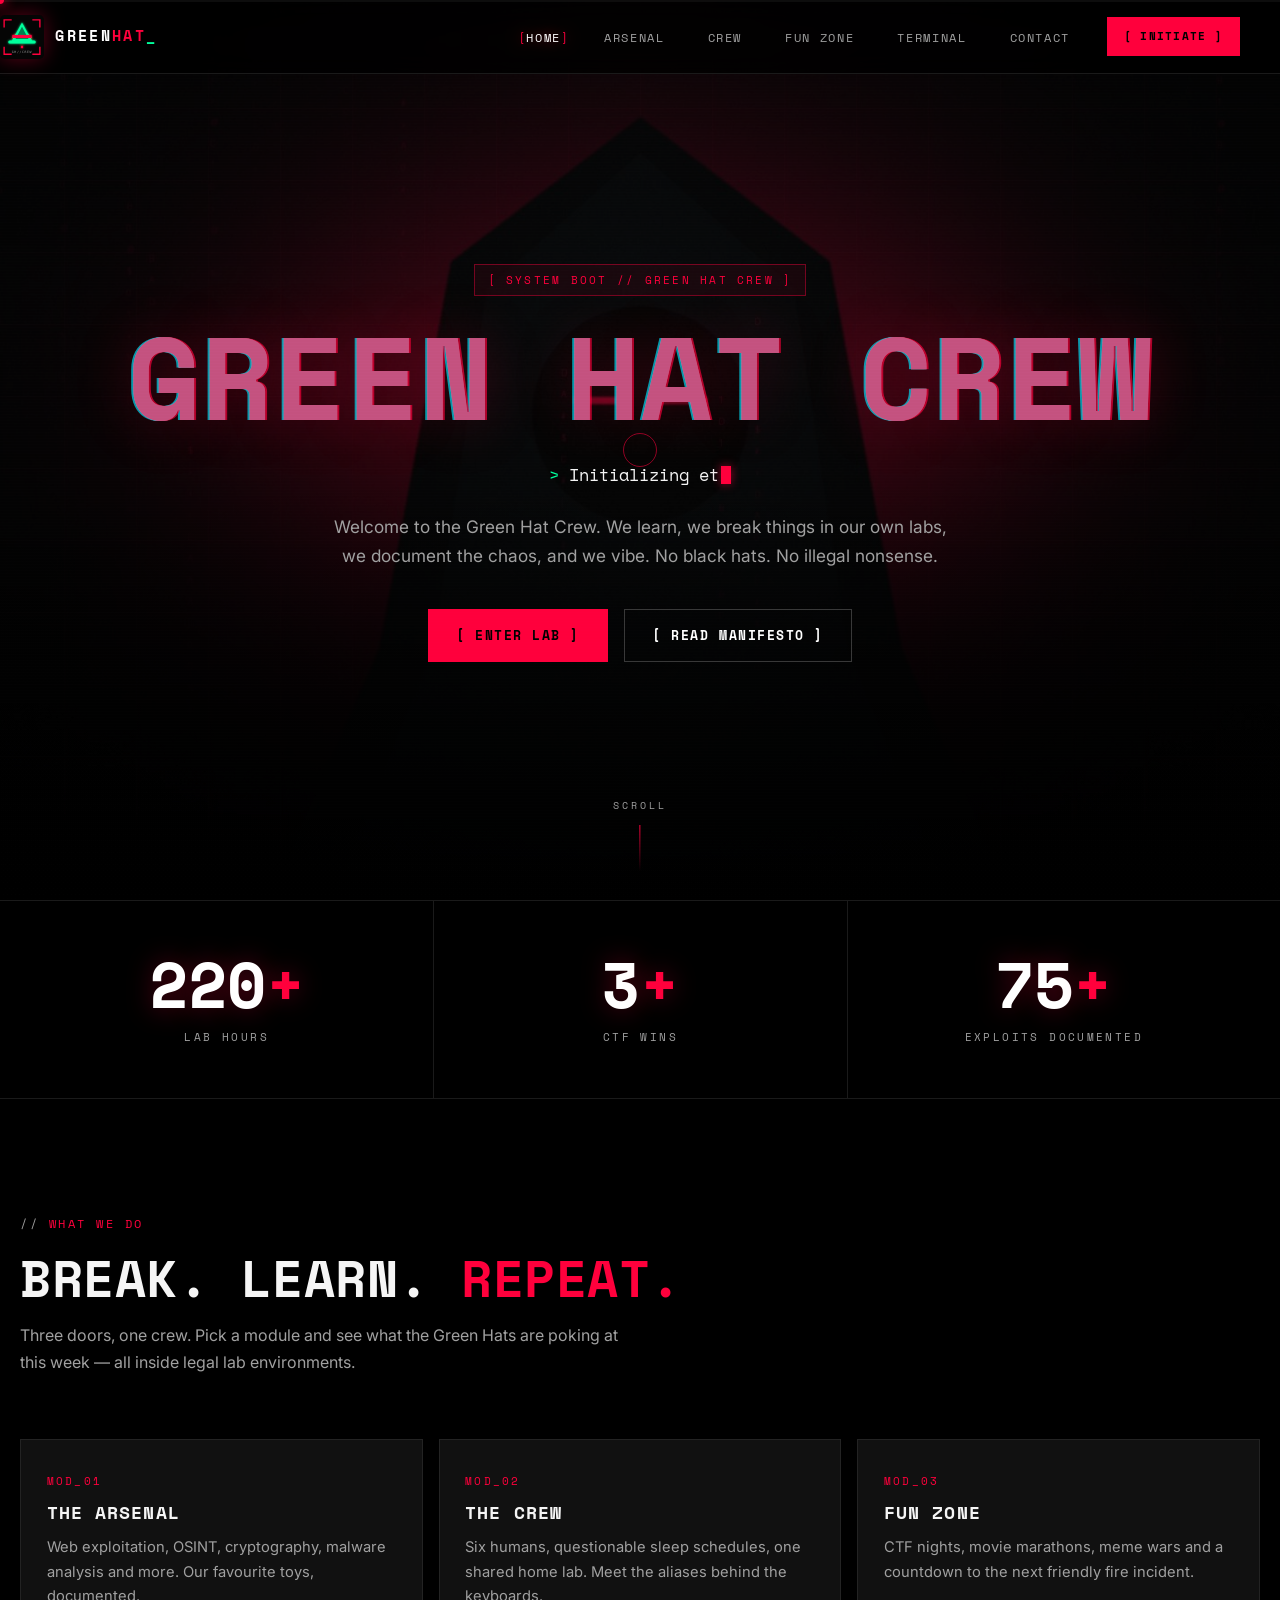
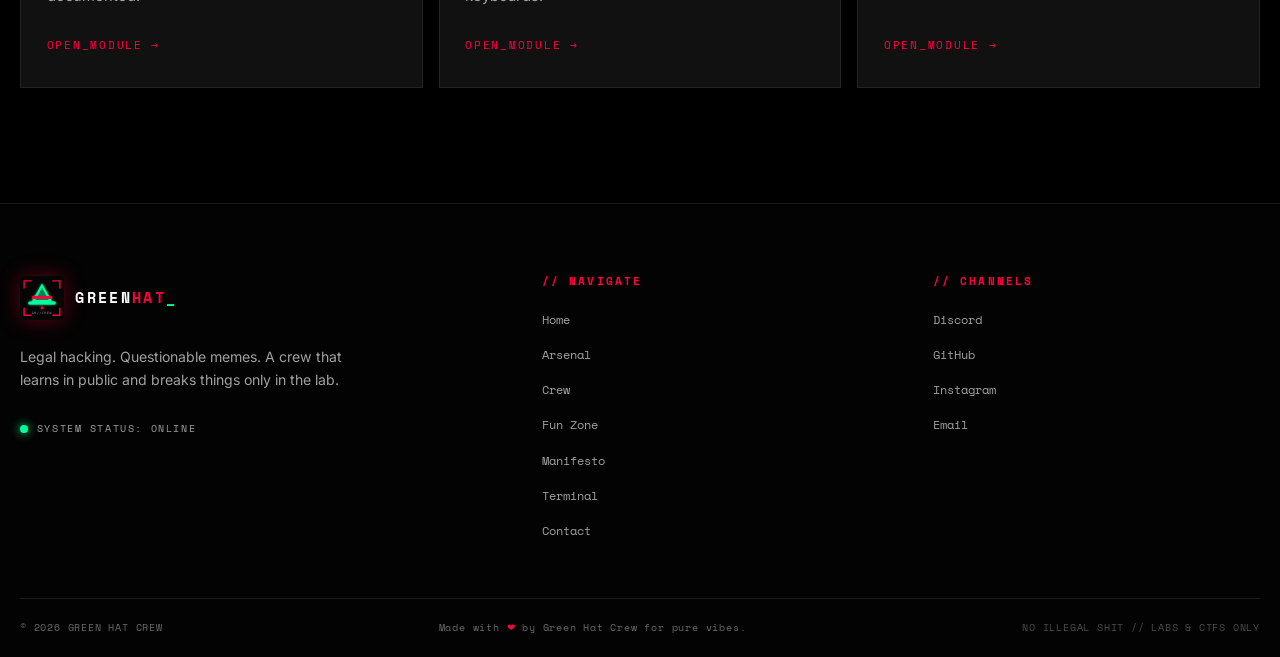
<file: index.html>
<!DOCTYPE html>
<html lang="en">
<head>
  <meta charset="UTF-8">
  <meta name="viewport" content="width=device-width, initial-scale=1.0">
  <title>Green Hat Crew // Digital Pursuit &amp; Ethical Hacking</title>
  <meta name="description" content="Green Hat Crew — a fun, legal, frontend-only hacking crew. Labs, CTFs, home lab setups and pure vibes.">
  <meta name="theme-color" content="#000000">
  <link rel="icon" href="images/logo.svg" type="image/svg+xml">
  <link rel="preconnect" href="https://fonts.googleapis.com">
  <link rel="preconnect" href="https://fonts.gstatic.com" crossorigin>
  <link href="https://fonts.googleapis.com/css2?family=Inter:wght@300;400;500;600&family=Space+Mono:wght@400;700&display=swap" rel="stylesheet">
  <link rel="stylesheet" href="style.css">
</head>
<body data-page="home">
  <a class="skip-link" href="#main">Skip to content</a>

  <canvas id="matrix-canvas" aria-hidden="true"></canvas>
  <div class="scanlines" aria-hidden="true"></div>
  <div class="cursor-dot" aria-hidden="true"></div>
  <div class="cursor-ring" aria-hidden="true"></div>
  <div class="scroll-progress" aria-hidden="true"><span id="scroll-progress-bar"></span></div>

  <header class="navbar">
    <div class="navbar__inner">
      <a class="brand" href="index.html" aria-label="Green Hat Crew home">
        <img class="brand__logo" src="images/logo.svg" alt="" width="44" height="44">
        <span class="brand__text">GREEN<span>HAT</span><em>_</em></span>
      </a>

      <button class="nav-toggle" id="nav-toggle" type="button" aria-label="Toggle navigation" aria-expanded="false" aria-controls="primary-nav">
        <span></span><span></span><span></span>
      </button>

      <nav class="nav" id="primary-nav" aria-label="Primary">
        <ul class="nav__list">
          <li><a class="nav__link" href="index.html">Home</a></li>
          <li><a class="nav__link" href="arsenal.html">Arsenal</a></li>
          <li><a class="nav__link" href="crew.html">Crew</a></li>
          <li><a class="nav__link" href="funzone.html">Fun Zone</a></li>
          <li><a class="nav__link" href="terminal.html">Terminal</a></li>
          <li><a class="nav__link" href="contact.html">Contact</a></li>
        </ul>
        <a class="btn btn--solid btn--sm nav__cta" href="terminal.html">[ INITIATE ]</a>
      </nav>
    </div>
  </header>

  <main id="main">
    <section class="hero">
      <div class="hero__bg" aria-hidden="true"></div>

      <div class="container hero__inner">
        <p class="hero__kicker" data-reveal>[ SYSTEM BOOT // GREEN HAT CREW ]</p>
        <h1 class="hero__title glitch" data-text="GREEN HAT CREW">GREEN HAT CREW</h1>

        <p class="hero__type">
          <span class="prompt">&gt;</span>
          <span id="typewriter" data-text="Initializing ethical hacking protocols... Access Granted.">Initializing ethical hacking protocols... Access Granted.</span><span class="type-caret" aria-hidden="true"></span>
        </p>

        <p class="hero__lede" data-reveal>
          Welcome to the Green Hat Crew. We learn, we break things in our own labs,
          we document the chaos, and we vibe. No black hats. No illegal nonsense.
        </p>

        <div class="hero__actions" data-reveal>
          <a class="btn btn--solid" href="arsenal.html">[ ENTER LAB ]</a>
          <a class="btn btn--ghost" href="manifesto.html">[ READ MANIFESTO ]</a>
        </div>
      </div>

      <a class="scroll-cue" href="#stats"><span>SCROLL</span><i></i></a>
    </section>

    <section class="stats" id="stats" aria-label="Crew statistics">
      <div class="container">
        <div class="stats__grid">
          <div class="stat" data-reveal>
            <span class="stat__num" data-target="350" data-suffix="+">350</span>
            <span class="stat__label">LAB HOURS</span>
          </div>
          <div class="stat" data-reveal>
            <span class="stat__num" data-target="5" data-suffix="+">5</span>
            <span class="stat__label">CTF WINS</span>
          </div>
          <div class="stat" data-reveal>
            <span class="stat__num" data-target="120" data-suffix="+">120</span>
            <span class="stat__label">EXPLOITS DOCUMENTED</span>
          </div>
        </div>
      </div>
    </section>

    <section class="section">
      <div class="container">
        <header class="section-head">
          <p class="section-tag" data-reveal>WHAT WE DO</p>
          <h2 class="section-title" data-reveal>BREAK. LEARN. <span class="text-red">REPEAT.</span></h2>
          <p class="section-sub" data-reveal>
            Three doors, one crew. Pick a module and see what the Green Hats are
            poking at this week — all inside legal lab environments.
          </p>
        </header>

        <div class="preview-grid">
          <a class="preview-card" href="arsenal.html" data-reveal>
            <span class="preview-card__index">MOD_01</span>
            <h3>THE ARSENAL</h3>
            <p>Web exploitation, OSINT, cryptography, malware analysis and more. Our favourite toys, documented.</p>
            <span class="preview-card__link">OPEN_MODULE &rarr;</span>
          </a>

          <a class="preview-card" href="crew.html" data-reveal>
            <span class="preview-card__index">MOD_02</span>
            <h3>THE CREW</h3>
            <p>Six humans, questionable sleep schedules, one shared home lab. Meet the aliases behind the keyboards.</p>
            <span class="preview-card__link">OPEN_MODULE &rarr;</span>
          </a>

          <a class="preview-card" href="funzone.html" data-reveal>
            <span class="preview-card__index">MOD_03</span>
            <h3>FUN ZONE</h3>
            <p>CTF nights, movie marathons, meme wars and a countdown to the next friendly fire incident.</p>
            <span class="preview-card__link">OPEN_MODULE &rarr;</span>
          </a>
        </div>
      </div>
    </section>
  </main>

  <footer class="footer">
    <div class="container footer__grid">
      <div class="footer__brand">
        <a class="brand" href="index.html" aria-label="Green Hat Crew home">
          <img class="brand__logo" src="images/logo.svg" alt="" width="44" height="44">
          <span class="brand__text">GREEN<span>HAT</span><em>_</em></span>
        </a>
        <p>Legal hacking. Questionable memes. A crew that learns in public and breaks things only in the lab.</p>
        <div class="status"><span class="status__dot"></span> SYSTEM STATUS: ONLINE</div>
      </div>

      <div class="footer__col">
        <h3>// NAVIGATE</h3>
        <ul>
          <li><a href="index.html">Home</a></li>
          <li><a href="arsenal.html">Arsenal</a></li>
          <li><a href="crew.html">Crew</a></li>
          <li><a href="funzone.html">Fun Zone</a></li>
          <li><a href="manifesto.html">Manifesto</a></li>
          <li><a href="terminal.html">Terminal</a></li>
          <li><a href="contact.html">Contact</a></li>
        </ul>
      </div>

      <div class="footer__col">
        <h3>// CHANNELS</h3>
        <ul>
          <li><a href="https://discord.com" target="_blank" rel="noopener noreferrer">Discord</a></li>
          <li><a href="https://github.com" target="_blank" rel="noopener noreferrer">GitHub</a></li>
          <li><a href="https://instagram.com/linuxuser.raj" target="_blank" rel="noopener noreferrer">Instagram</a></li>
          <li><a href="mailto:rajgautam@gmail.com">Email</a></li>
        </ul>
      </div>
    </div>

    <div class="footer__bottom container">
      <p>&copy; <span id="year">2026</span> GREEN HAT CREW</p>
      <p>Made with <span class="heart">&#10084;</span> by Green Hat Crew for pure vibes.</p>
      <p class="footer__warn">NO ILLEGAL SHIT // LABS &amp; CTFS ONLY</p>
    </div>
  </footer>

  <script src="script.js"></script>
</body>
</html>
</file>
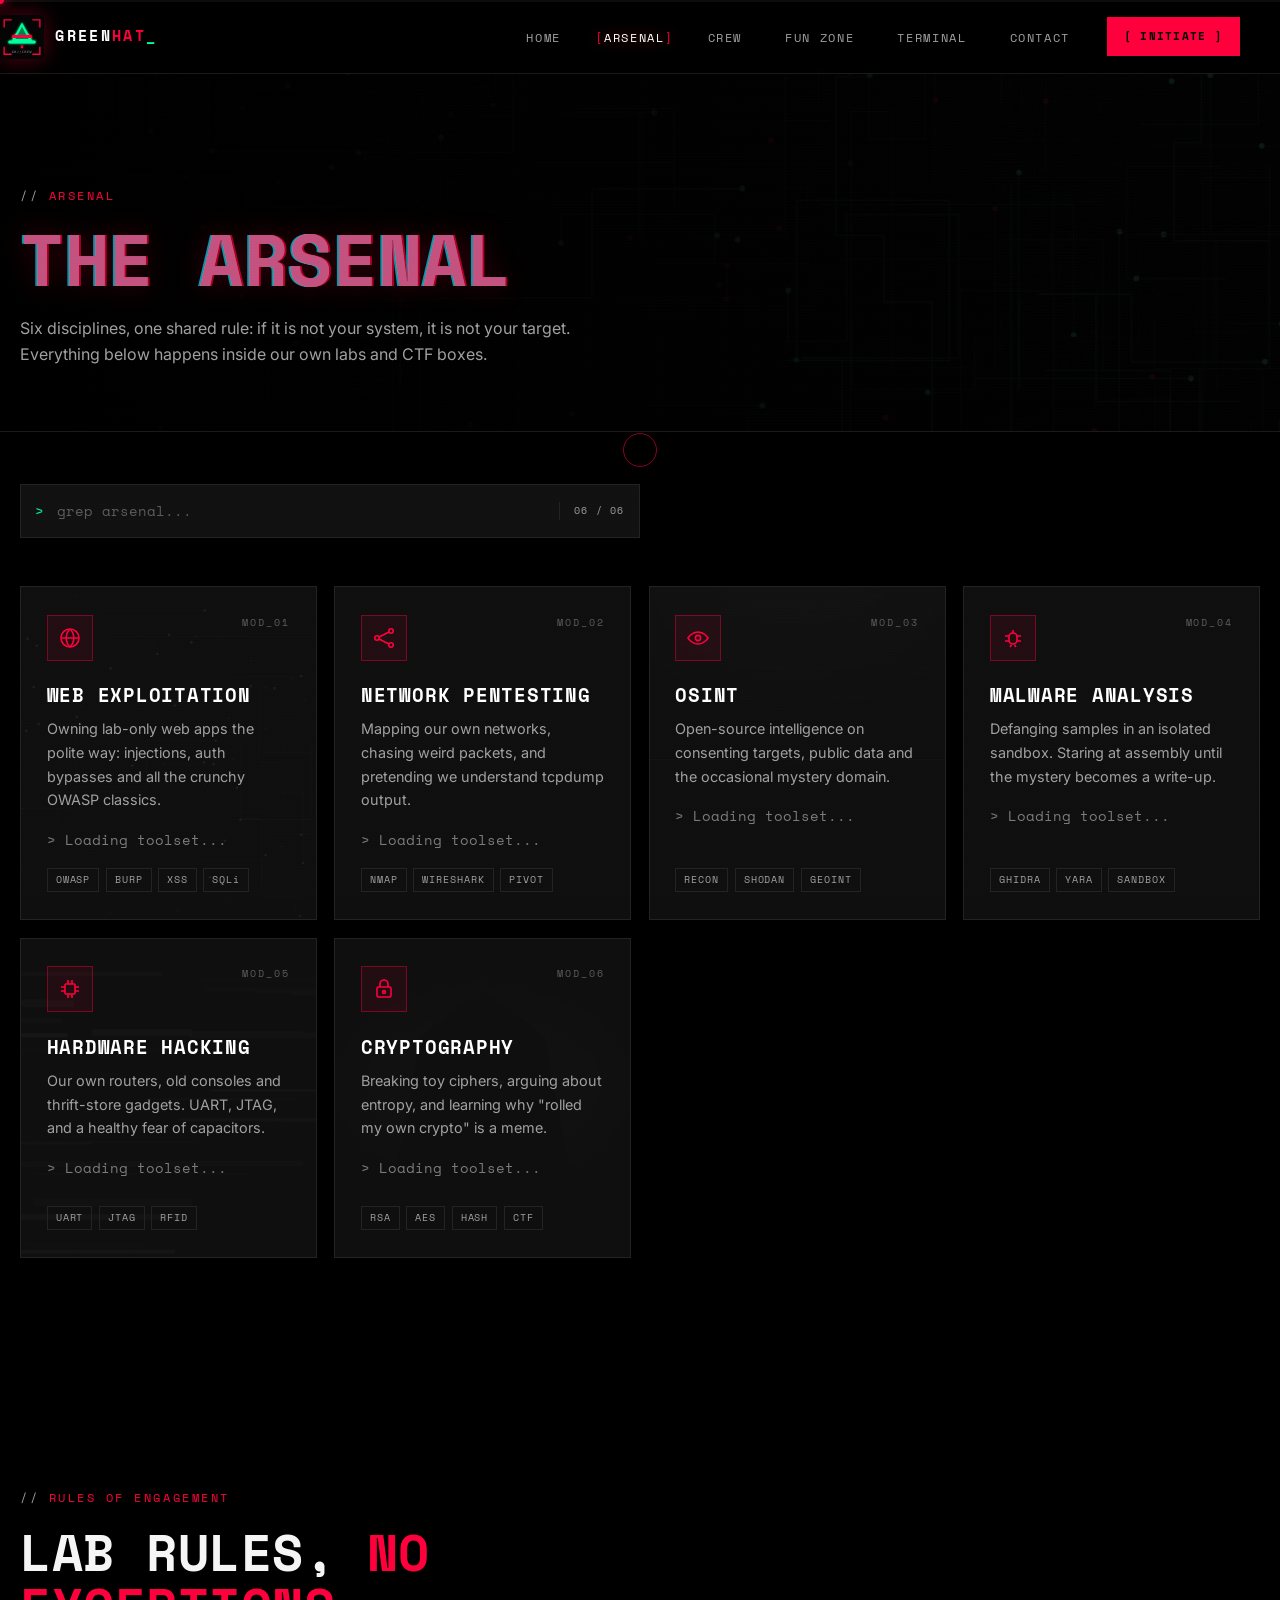
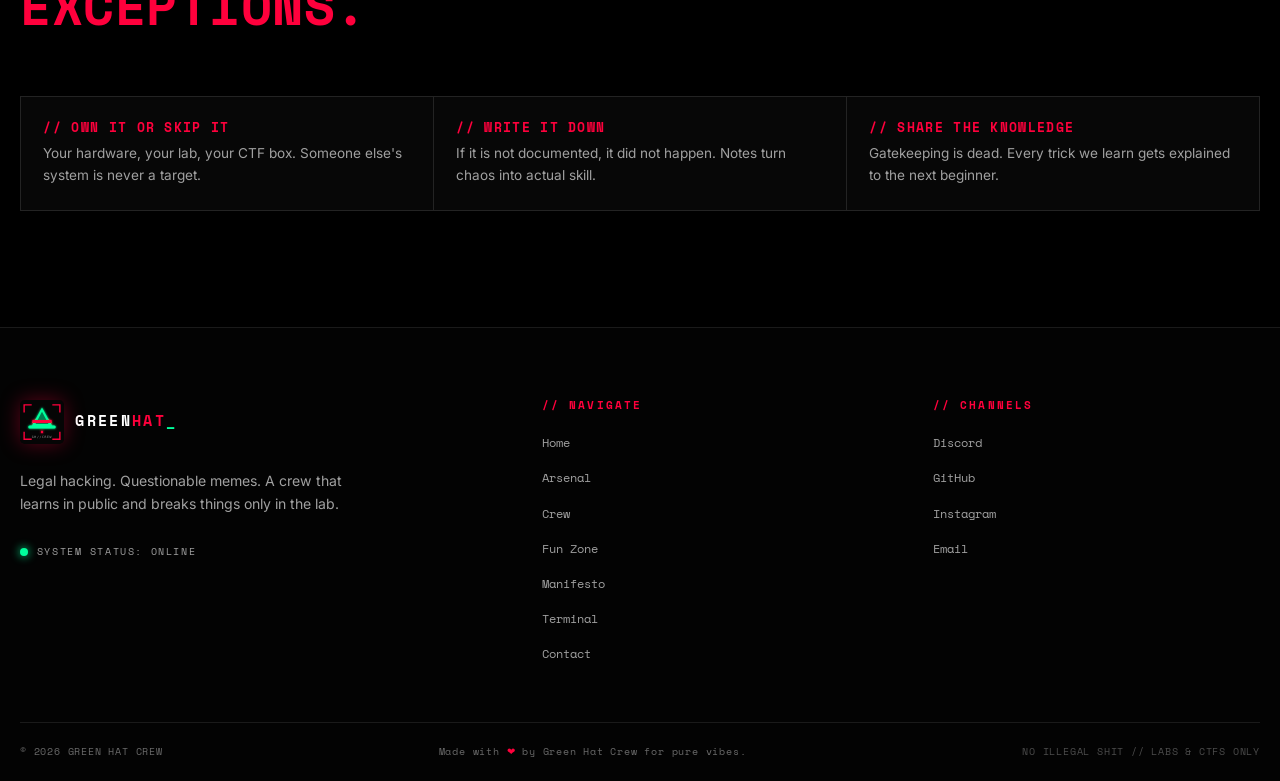
<file: arsenal.html>
<!DOCTYPE html>
<html lang="en">
<head>
  <meta charset="UTF-8">
  <meta name="viewport" content="width=device-width, initial-scale=1.0">
  <title>The Arsenal // Green Hat Crew</title>
  <meta name="description" content="The Green Hat Crew arsenal — web exploitation, network pentesting, OSINT, malware analysis, hardware hacking and cryptography.">
  <meta name="theme-color" content="#000000">
  <link rel="icon" href="images/logo.svg" type="image/svg+xml">
  <link rel="preconnect" href="https://fonts.googleapis.com">
  <link rel="preconnect" href="https://fonts.gstatic.com" crossorigin>
  <link href="https://fonts.googleapis.com/css2?family=Inter:wght@300;400;500;600&family=Space+Mono:wght@400;700&display=swap" rel="stylesheet">
  <link rel="stylesheet" href="style.css">
</head>
<body data-page="arsenal">
  <a class="skip-link" href="#main">Skip to content</a>

  <canvas id="matrix-canvas" aria-hidden="true"></canvas>
  <div class="scanlines" aria-hidden="true"></div>
  <div class="cursor-dot" aria-hidden="true"></div>
  <div class="cursor-ring" aria-hidden="true"></div>
  <div class="scroll-progress" aria-hidden="true"><span id="scroll-progress-bar"></span></div>

  <header class="navbar">
    <div class="navbar__inner">
      <a class="brand" href="index.html" aria-label="Green Hat Crew home">
        <img class="brand__logo" src="images/logo.svg" alt="" width="44" height="44">
        <span class="brand__text">GREEN<span>HAT</span><em>_</em></span>
      </a>

      <button class="nav-toggle" id="nav-toggle" type="button" aria-label="Toggle navigation" aria-expanded="false" aria-controls="primary-nav">
        <span></span><span></span><span></span>
      </button>

      <nav class="nav" id="primary-nav" aria-label="Primary">
        <ul class="nav__list">
          <li><a class="nav__link" href="index.html">Home</a></li>
          <li><a class="nav__link" href="arsenal.html">Arsenal</a></li>
          <li><a class="nav__link" href="crew.html">Crew</a></li>
          <li><a class="nav__link" href="funzone.html">Fun Zone</a></li>
          <li><a class="nav__link" href="terminal.html">Terminal</a></li>
          <li><a class="nav__link" href="contact.html">Contact</a></li>
        </ul>
        <a class="btn btn--solid btn--sm nav__cta" href="terminal.html">[ INITIATE ]</a>
      </nav>
    </div>
  </header>

  <main id="main">
    <section class="page-head" style="--head-img:url('images/bg2.jpg')">
      <div class="container">
        <p class="section-tag" data-reveal>ARSENAL</p>
        <h1 class="page-title glitch" data-text="THE ARSENAL" data-reveal>THE ARSENAL</h1>
        <p class="page-sub" data-reveal>
          Six disciplines, one shared rule: if it is not your system, it is not your target.
          Everything below happens inside our own labs and CTF boxes.
        </p>
      </div>
    </section>

    <section class="section section--tight">
      <div class="container">
        <div class="filter-bar" data-reveal>
          <label class="search" for="arsenal-search">
            <span class="search__prompt">&gt;</span>
            <input id="arsenal-search" type="search" placeholder="grep arsenal..." autocomplete="off" aria-label="Search arsenal tools">
            <span class="search__count" id="search-count">06 / 06</span>
          </label>
        </div>

        <div class="arsenal-grid" id="arsenal-grid">
          <article class="tool-card is-visible" data-name="web exploitation owasp burp xss sqli injection web security" data-reveal style="--card-img:url('images/bg2.jpg')">
            <div class="tool-card__top">
              <span class="tool-card__icon" aria-hidden="true">
                <svg viewBox="0 0 24 24" fill="none" stroke="currentColor" stroke-width="1.6"><circle cx="12" cy="12" r="9"/><path d="M3 12h18M12 3c2.5 2.5 3.8 5.6 3.8 9s-1.3 6.5-3.8 9M12 3C9.5 5.5 8.2 8.6 8.2 12s1.3 6.5 3.8 9"/></svg>
              </span>
              <span class="tool-card__id">MOD_01</span>
            </div>
            <h2 class="tool-card__title">WEB EXPLOITATION</h2>
            <p>Owning lab-only web apps the polite way: injections, auth bypasses and all the crunchy OWASP classics.</p>
            <p class="tool-card__term">&gt; Loading toolset...</p>
            <ul class="tags"><li>OWASP</li><li>BURP</li><li>XSS</li><li>SQLi</li></ul>
          </article>

          <article class="tool-card is-visible" data-name="network pentesting nmap wireshark pivot internal network" data-reveal style="--card-img:url('images/bg6.jpg')">
            <div class="tool-card__top">
              <span class="tool-card__icon" aria-hidden="true">
                <svg viewBox="0 0 24 24" fill="none" stroke="currentColor" stroke-width="1.6"><circle cx="5" cy="12" r="2.2"/><circle cx="19" cy="5" r="2.2"/><circle cx="19" cy="19" r="2.2"/><path d="M7 11l10-5M7 13l10 5"/></svg>
              </span>
              <span class="tool-card__id">MOD_02</span>
            </div>
            <h2 class="tool-card__title">NETWORK PENTESTING</h2>
            <p>Mapping our own networks, chasing weird packets, and pretending we understand tcpdump output.</p>
            <p class="tool-card__term">&gt; Loading toolset...</p>
            <ul class="tags"><li>NMAP</li><li>WIRESHARK</li><li>PIVOT</li></ul>
          </article>

          <article class="tool-card is-visible" data-name="osint reconnaissance shodan geoint social recon open source intelligence" data-reveal style="--card-img:url('images/bg3.jpg')">
            <div class="tool-card__top">
              <span class="tool-card__icon" aria-hidden="true">
                <svg viewBox="0 0 24 24" fill="none" stroke="currentColor" stroke-width="1.6"><path d="M2 12s3.5-6 10-6 10 6 10 6-3.5 6-10 6S2 12 2 12z"/><circle cx="12" cy="12" r="2.6"/></svg>
              </span>
              <span class="tool-card__id">MOD_03</span>
            </div>
            <h2 class="tool-card__title">OSINT</h2>
            <p>Open-source intelligence on consenting targets, public data and the occasional mystery domain.</p>
            <p class="tool-card__term">&gt; Loading toolset...</p>
            <ul class="tags"><li>RECON</li><li>SHODAN</li><li>GEOINT</li></ul>
          </article>

          <article class="tool-card is-visible" data-name="malware analysis ghidra yara sandbox reverse engineering fun" data-reveal style="--card-img:url('images/bg4.jpg')">
            <div class="tool-card__top">
              <span class="tool-card__icon" aria-hidden="true">
                <svg viewBox="0 0 24 24" fill="none" stroke="currentColor" stroke-width="1.6"><rect x="8" y="7" width="8" height="11" rx="4"/><path d="M12 7V4M8 10H4M20 10h-4M8 15H4M20 15h-4M9 21l1.5-2M15 21l-1.5-2"/></svg>
              </span>
              <span class="tool-card__id">MOD_04</span>
            </div>
            <h2 class="tool-card__title">MALWARE ANALYSIS</h2>
            <p>Defanging samples in an isolated sandbox. Staring at assembly until the mystery becomes a write-up.</p>
            <p class="tool-card__term">&gt; Loading toolset...</p>
            <ul class="tags"><li>GHIDRA</li><li>YARA</li><li>SANDBOX</li></ul>
          </article>

          <article class="tool-card is-visible" data-name="hardware hacking uart jtag rfid soldering embedded" data-reveal style="--card-img:url('images/bg5.jpg')">
            <div class="tool-card__top">
              <span class="tool-card__icon" aria-hidden="true">
                <svg viewBox="0 0 24 24" fill="none" stroke="currentColor" stroke-width="1.6"><rect x="7" y="7" width="10" height="10" rx="1"/><path d="M10 3v4M14 3v4M10 17v4M14 17v4M3 10h4M3 14h4M17 10h4M17 14h4"/></svg>
              </span>
              <span class="tool-card__id">MOD_05</span>
            </div>
            <h2 class="tool-card__title">HARDWARE HACKING</h2>
            <p>Our own routers, old consoles and thrift-store gadgets. UART, JTAG, and a healthy fear of capacitors.</p>
            <p class="tool-card__term">&gt; Loading toolset...</p>
            <ul class="tags"><li>UART</li><li>JTAG</li><li>RFID</li></ul>
          </article>

          <article class="tool-card is-visible" data-name="cryptography crypto rsa aes hashing ctf cipher" data-reveal style="--card-img:url('images/bg1.jpg')">
            <div class="tool-card__top">
              <span class="tool-card__icon" aria-hidden="true">
                <svg viewBox="0 0 24 24" fill="none" stroke="currentColor" stroke-width="1.6"><rect x="5" y="10" width="14" height="10" rx="1.5"/><path d="M8 10V7a4 4 0 018 0v3"/><circle cx="12" cy="15" r="1.4"/></svg>
              </span>
              <span class="tool-card__id">MOD_06</span>
            </div>
            <h2 class="tool-card__title">CRYPTOGRAPHY</h2>
            <p>Breaking toy ciphers, arguing about entropy, and learning why "rolled my own crypto" is a meme.</p>
            <p class="tool-card__term">&gt; Loading toolset...</p>
            <ul class="tags"><li>RSA</li><li>AES</li><li>HASH</li><li>CTF</li></ul>
          </article>
        </div>

        <p class="empty-state" id="empty-state" hidden>&gt; No tools matched that query. Try "web", "crypto" or clear the search.</p>
      </div>
    </section>

    <section class="section">
      <div class="container">
        <header class="section-head">
          <p class="section-tag" data-reveal>RULES OF ENGAGEMENT</p>
          <h2 class="section-title" data-reveal>LAB RULES, <span class="text-red">NO EXCEPTIONS.</span></h2>
        </header>

        <div class="vibe-strip">
          <div data-reveal>
            <h3>// OWN IT OR SKIP IT</h3>
            <p>Your hardware, your lab, your CTF box. Someone else's system is never a target.</p>
          </div>
          <div data-reveal>
            <h3>// WRITE IT DOWN</h3>
            <p>If it is not documented, it did not happen. Notes turn chaos into actual skill.</p>
          </div>
          <div data-reveal>
            <h3>// SHARE THE KNOWLEDGE</h3>
            <p>Gatekeeping is dead. Every trick we learn gets explained to the next beginner.</p>
          </div>
        </div>
      </div>
    </section>
  </main>

  <footer class="footer">
    <div class="container footer__grid">
      <div class="footer__brand">
        <a class="brand" href="index.html" aria-label="Green Hat Crew home">
          <img class="brand__logo" src="images/logo.svg" alt="" width="44" height="44">
          <span class="brand__text">GREEN<span>HAT</span><em>_</em></span>
        </a>
        <p>Legal hacking. Questionable memes. A crew that learns in public and breaks things only in the lab.</p>
        <div class="status"><span class="status__dot"></span> SYSTEM STATUS: ONLINE</div>
      </div>

      <div class="footer__col">
        <h3>// NAVIGATE</h3>
        <ul>
          <li><a href="index.html">Home</a></li>
          <li><a href="arsenal.html">Arsenal</a></li>
          <li><a href="crew.html">Crew</a></li>
          <li><a href="funzone.html">Fun Zone</a></li>
          <li><a href="manifesto.html">Manifesto</a></li>
          <li><a href="terminal.html">Terminal</a></li>
          <li><a href="contact.html">Contact</a></li>
        </ul>
      </div>

      <div class="footer__col">
        <h3>// CHANNELS</h3>
        <ul>
          <li><a href="https://discord.com" target="_blank" rel="noopener noreferrer">Discord</a></li>
          <li><a href="https://github.com" target="_blank" rel="noopener noreferrer">GitHub</a></li>
          <li><a href="https://instagram.com/linuxuser.raj" target="_blank" rel="noopener noreferrer">Instagram</a></li>
          <li><a href="mailto:rajgautam@gmail.com">Email</a></li>
        </ul>
      </div>
    </div>

    <div class="footer__bottom container">
      <p>&copy; <span id="year">2026</span> GREEN HAT CREW</p>
      <p>Made with <span class="heart">&#10084;</span> by Green Hat Crew for pure vibes.</p>
      <p class="footer__warn">NO ILLEGAL SHIT // LABS &amp; CTFS ONLY</p>
    </div>
  </footer>

  <script src="script.js"></script>
</body>
</html>
</file>
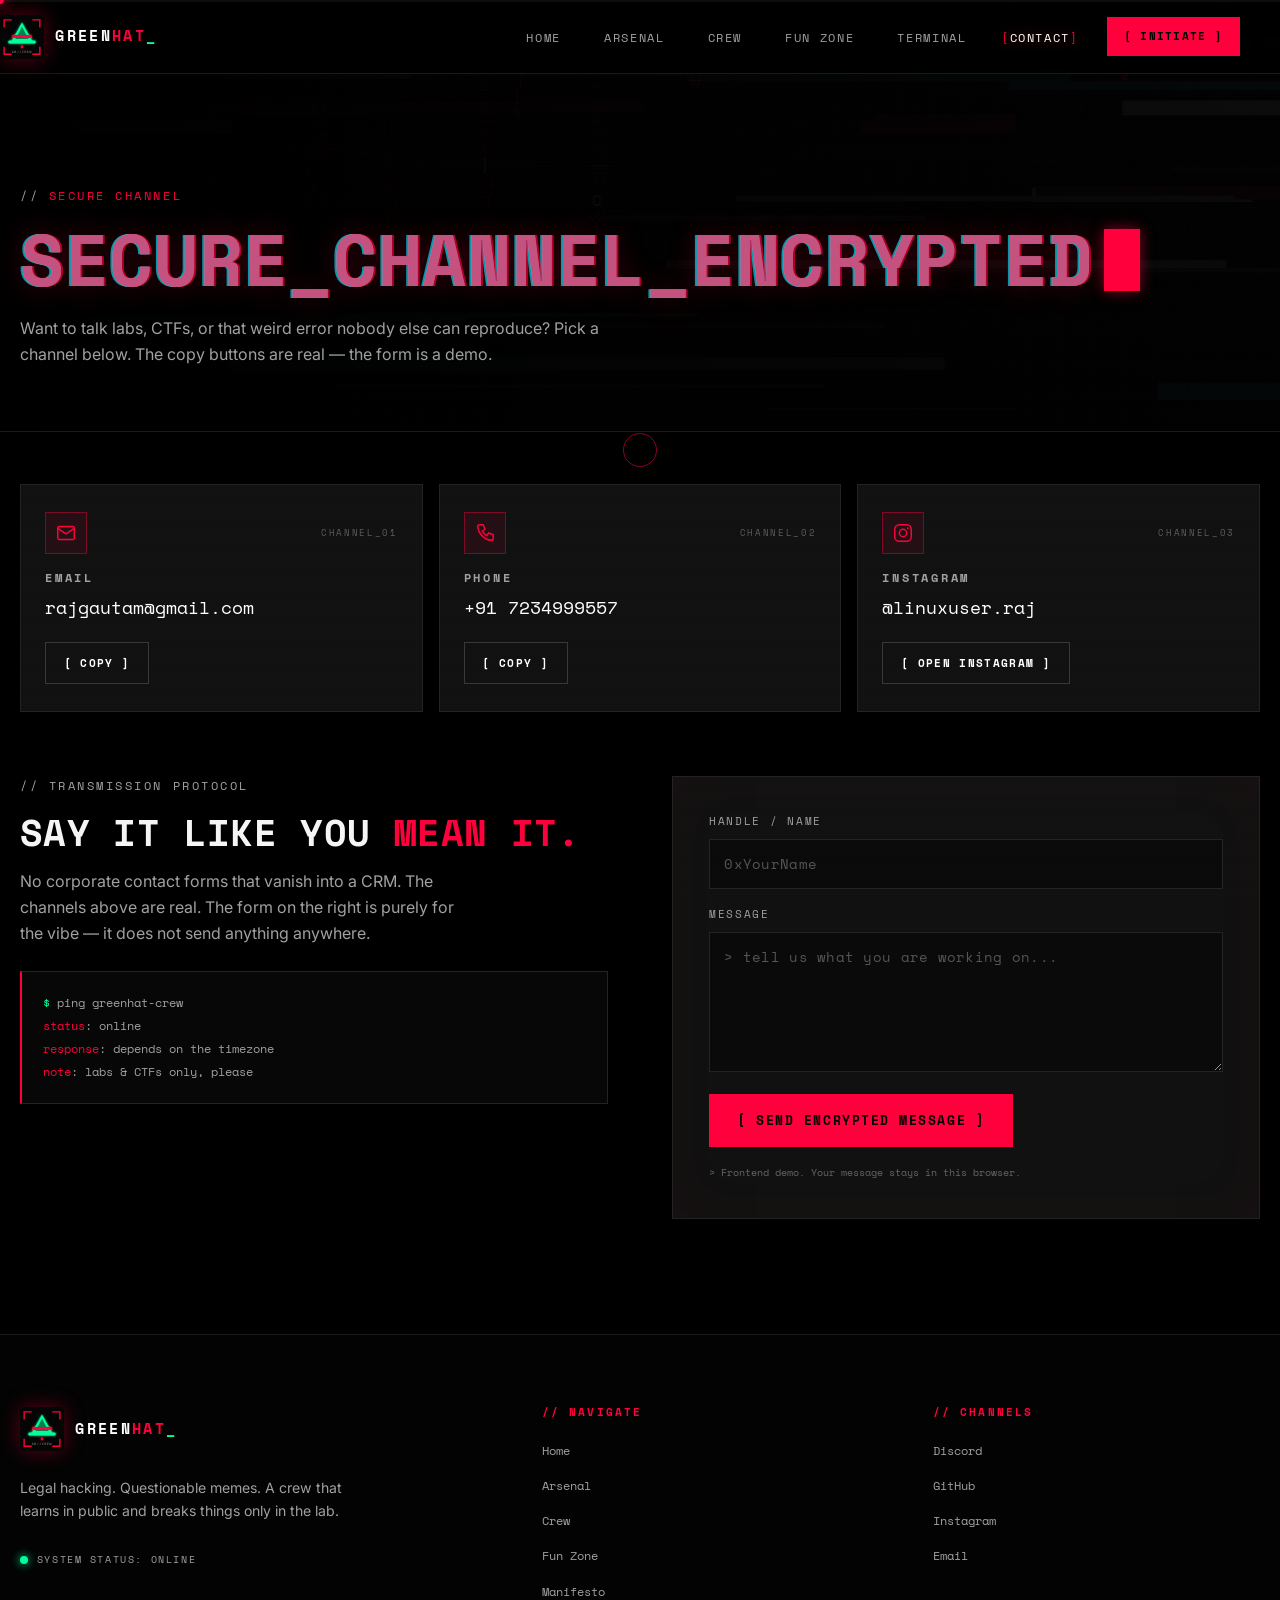
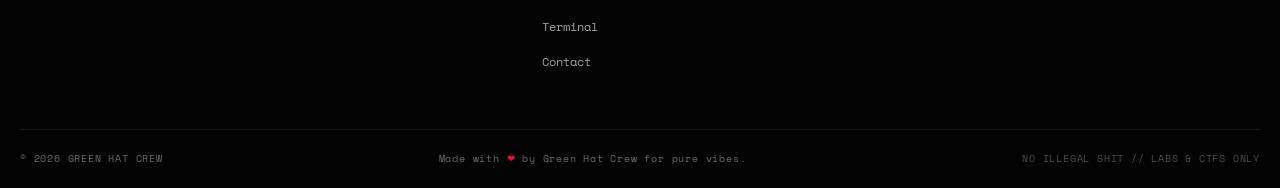
<file: contact.html>
<!DOCTYPE html>
<html lang="en">
<head>
  <meta charset="UTF-8">
  <meta name="viewport" content="width=device-width, initial-scale=1.0">
  <title>Contact // Green Hat Crew</title>
  <meta name="description" content="Open a secure channel with the Green Hat Crew — email, phone and Instagram.">
  <meta name="theme-color" content="#000000">
  <link rel="icon" href="images/logo.svg" type="image/svg+xml">
  <link rel="preconnect" href="https://fonts.googleapis.com">
  <link rel="preconnect" href="https://fonts.gstatic.com" crossorigin>
  <link href="https://fonts.googleapis.com/css2?family=Inter:wght@300;400;500;600&family=Space+Mono:wght@400;700&display=swap" rel="stylesheet">
  <link rel="stylesheet" href="style.css">
</head>
<body data-page="contact">
  <a class="skip-link" href="#main">Skip to content</a>

  <canvas id="matrix-canvas" aria-hidden="true"></canvas>
  <div class="scanlines" aria-hidden="true"></div>
  <div class="cursor-dot" aria-hidden="true"></div>
  <div class="cursor-ring" aria-hidden="true"></div>
  <div class="scroll-progress" aria-hidden="true"><span id="scroll-progress-bar"></span></div>

  <header class="navbar">
    <div class="navbar__inner">
      <a class="brand" href="index.html" aria-label="Green Hat Crew home">
        <img class="brand__logo" src="images/logo.svg" alt="" width="44" height="44">
        <span class="brand__text">GREEN<span>HAT</span><em>_</em></span>
      </a>

      <button class="nav-toggle" id="nav-toggle" type="button" aria-label="Toggle navigation" aria-expanded="false" aria-controls="primary-nav">
        <span></span><span></span><span></span>
      </button>

      <nav class="nav" id="primary-nav" aria-label="Primary">
        <ul class="nav__list">
          <li><a class="nav__link" href="index.html">Home</a></li>
          <li><a class="nav__link" href="arsenal.html">Arsenal</a></li>
          <li><a class="nav__link" href="crew.html">Crew</a></li>
          <li><a class="nav__link" href="funzone.html">Fun Zone</a></li>
          <li><a class="nav__link" href="terminal.html">Terminal</a></li>
          <li><a class="nav__link" href="contact.html">Contact</a></li>
        </ul>
        <a class="btn btn--solid btn--sm nav__cta" href="terminal.html">[ INITIATE ]</a>
      </nav>
    </div>
  </header>

  <main id="main" class="contact-page">
    <section class="page-head">
      <div class="container">
        <p class="section-tag" data-reveal>SECURE CHANNEL</p>
        <h1 class="page-title glitch" data-text="SECURE_CHANNEL_ENCRYPTED" data-reveal>SECURE_CHANNEL_ENCRYPTED<span class="caret" aria-hidden="true"></span></h1>
        <p class="page-sub" data-reveal>
          Want to talk labs, CTFs, or that weird error nobody else can reproduce?
          Pick a channel below. The copy buttons are real — the form is a demo.
        </p>
      </div>
    </section>

    <section class="section section--tight">
      <div class="container">
        <div class="contact-grid">
          <article class="contact-card" data-reveal>
            <div class="contact-card__top">
              <span class="contact-card__icon" aria-hidden="true">
                <svg viewBox="0 0 24 24" fill="none" stroke="currentColor" stroke-width="1.6"><rect x="3" y="5" width="18" height="14" rx="1.5"/><path d="M3 7l9 6 9-6"/></svg>
              </span>
              <span>CHANNEL_01</span>
            </div>
            <h2>EMAIL</h2>
            <p class="contact-card__value">rajgautam@gmail.com</p>
            <button class="btn btn--outline btn--sm copy-btn" type="button" data-copy="rajgautam@gmail.com" data-label="[ COPY ]">[ COPY ]</button>
          </article>

          <article class="contact-card" data-reveal>
            <div class="contact-card__top">
              <span class="contact-card__icon" aria-hidden="true">
                <svg viewBox="0 0 24 24" fill="none" stroke="currentColor" stroke-width="1.6"><path d="M6 3h4l2 5-3 2a13 13 0 005 5l2-3 5 2v4a2 2 0 01-2 2A17 17 0 014 5a2 2 0 012-2z"/></svg>
              </span>
              <span>CHANNEL_02</span>
            </div>
            <h2>PHONE</h2>
            <p class="contact-card__value">+91 7234999557</p>
            <button class="btn btn--outline btn--sm copy-btn" type="button" data-copy="+91 7234999557" data-label="[ COPY ]">[ COPY ]</button>
          </article>

          <article class="contact-card" data-reveal>
            <div class="contact-card__top">
              <span class="contact-card__icon" aria-hidden="true">
                <svg viewBox="0 0 24 24" fill="none" stroke="currentColor" stroke-width="1.6"><rect x="3" y="3" width="18" height="18" rx="5"/><circle cx="12" cy="12" r="4"/><circle cx="17.2" cy="6.8" r="1" fill="currentColor" stroke="none"/></svg>
              </span>
              <span>CHANNEL_03</span>
            </div>
            <h2>INSTAGRAM</h2>
            <p class="contact-card__value">@linuxuser.raj</p>
            <a class="btn btn--outline btn--sm" href="https://instagram.com/linuxuser.raj" target="_blank" rel="noopener noreferrer">[ OPEN INSTAGRAM ]</a>
          </article>
        </div>

        <div class="contact-lower">
          <div class="contact-note">
            <p class="section-tag" data-reveal>TRANSMISSION PROTOCOL</p>
            <h2 data-reveal>SAY IT LIKE YOU <span class="text-red">MEAN IT.</span></h2>
            <p data-reveal>
              No corporate contact forms that vanish into a CRM. The channels above
              are real. The form on the right is purely for the vibe — it does not
              send anything anywhere.
            </p>
            <div class="codeblock" data-reveal>
              <div><span class="line-cmd">$</span> ping greenhat-crew</div>
              <div><span class="line-key">status</span>: online</div>
              <div><span class="line-key">response</span>: depends on the timezone</div>
              <div><span class="line-key">note</span>: labs &amp; CTFs only, please</div>
            </div>
          </div>

          <form class="form" id="contact-form" data-reveal>
            <label for="contact-name">HANDLE / NAME
              <input id="contact-name" name="name" type="text" placeholder="0xYourName" autocomplete="name" required>
            </label>
            <label for="contact-message">MESSAGE
              <textarea id="contact-message" name="message" rows="5" placeholder="> tell us what you are working on..." required></textarea>
            </label>
            <button class="btn btn--solid" type="submit">[ SEND ENCRYPTED MESSAGE ]</button>
            <p class="form__note">&gt; Frontend demo. Your message stays in this browser.</p>
          </form>
        </div>
      </div>
    </section>
  </main>

  <footer class="footer">
    <div class="container footer__grid">
      <div class="footer__brand">
        <a class="brand" href="index.html" aria-label="Green Hat Crew home">
          <img class="brand__logo" src="images/logo.svg" alt="" width="44" height="44">
          <span class="brand__text">GREEN<span>HAT</span><em>_</em></span>
        </a>
        <p>Legal hacking. Questionable memes. A crew that learns in public and breaks things only in the lab.</p>
        <div class="status"><span class="status__dot"></span> SYSTEM STATUS: ONLINE</div>
      </div>

      <div class="footer__col">
        <h3>// NAVIGATE</h3>
        <ul>
          <li><a href="index.html">Home</a></li>
          <li><a href="arsenal.html">Arsenal</a></li>
          <li><a href="crew.html">Crew</a></li>
          <li><a href="funzone.html">Fun Zone</a></li>
          <li><a href="manifesto.html">Manifesto</a></li>
          <li><a href="terminal.html">Terminal</a></li>
          <li><a href="contact.html">Contact</a></li>
        </ul>
      </div>

      <div class="footer__col">
        <h3>// CHANNELS</h3>
        <ul>
          <li><a href="https://discord.com" target="_blank" rel="noopener noreferrer">Discord</a></li>
          <li><a href="https://github.com" target="_blank" rel="noopener noreferrer">GitHub</a></li>
          <li><a href="https://instagram.com/linuxuser.raj" target="_blank" rel="noopener noreferrer">Instagram</a></li>
          <li><a href="mailto:rajgautam@gmail.com">Email</a></li>
        </ul>
      </div>
    </div>

    <div class="footer__bottom container">
      <p>&copy; <span id="year">2026</span> GREEN HAT CREW</p>
      <p>Made with <span class="heart">&#10084;</span> by Green Hat Crew for pure vibes.</p>
      <p class="footer__warn">NO ILLEGAL SHIT // LABS &amp; CTFS ONLY</p>
    </div>
  </footer>

  <script src="script.js"></script>
</body>
</html>
</file>
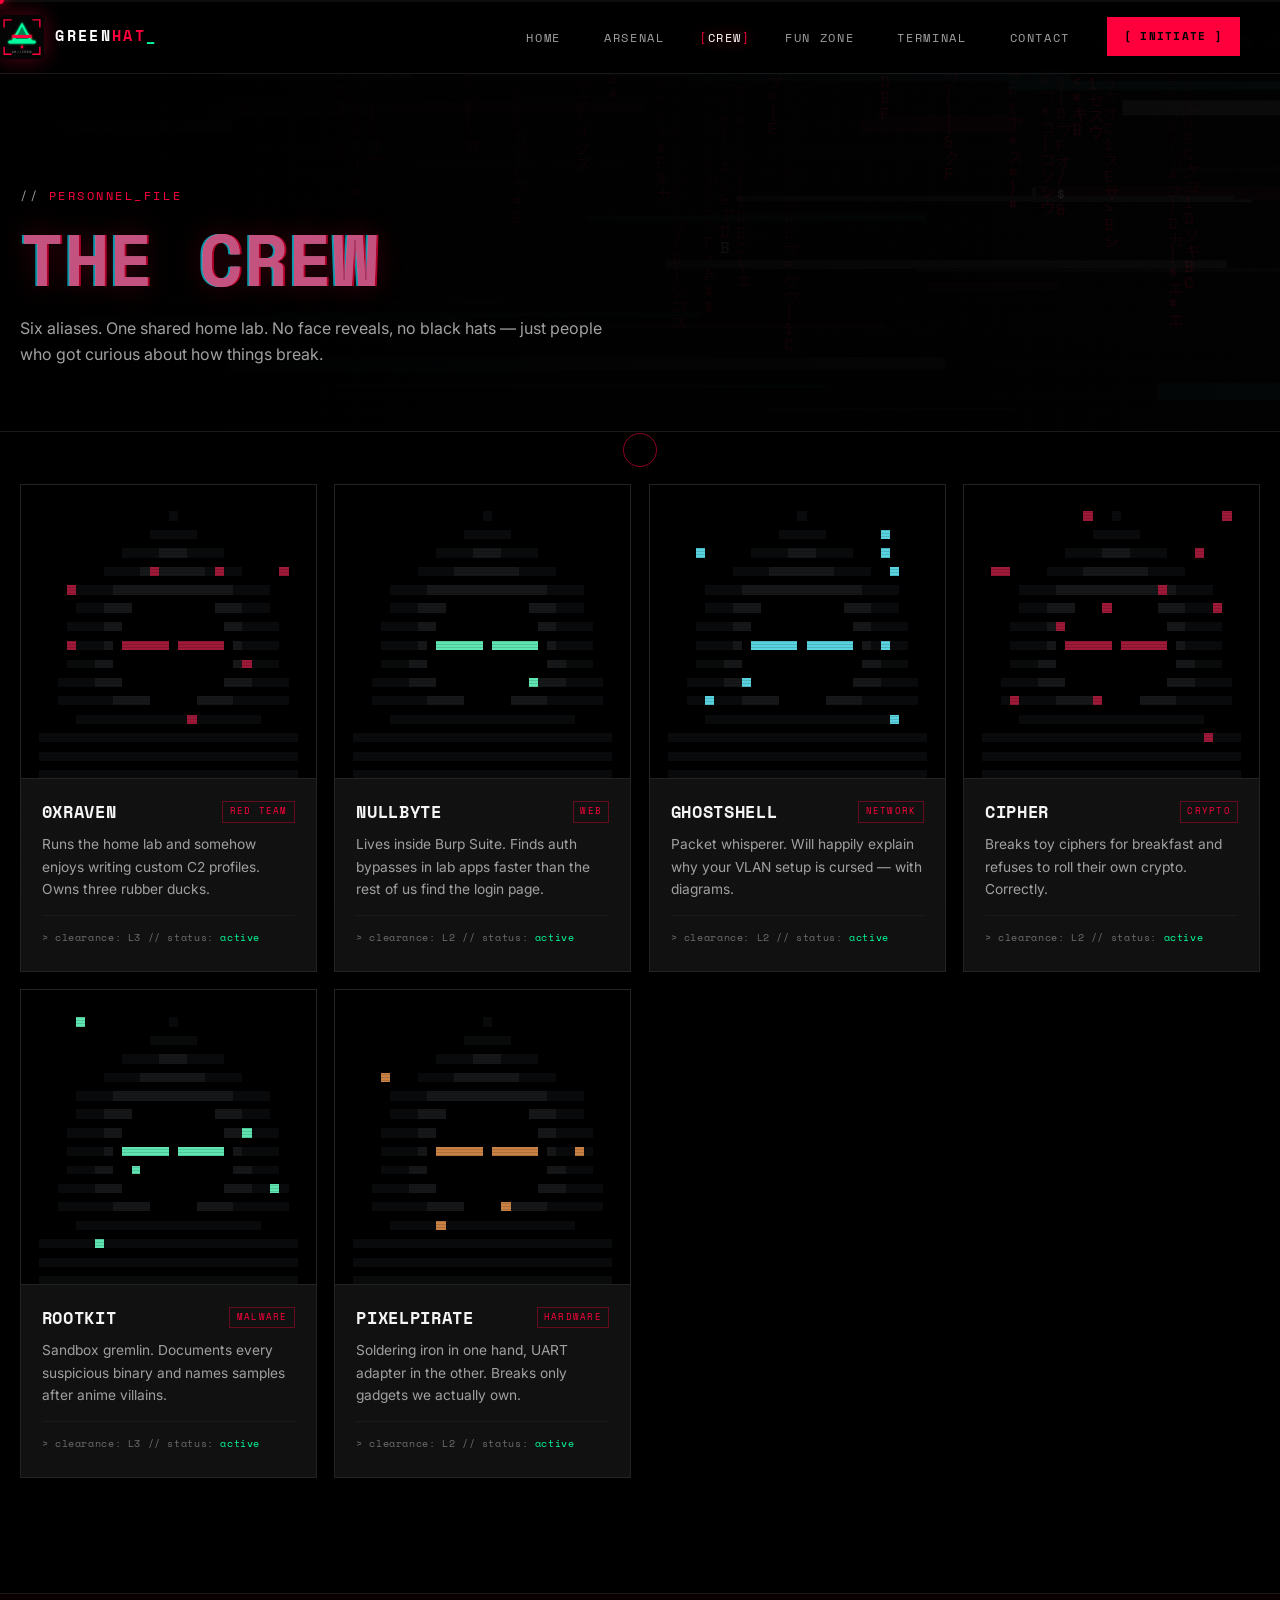
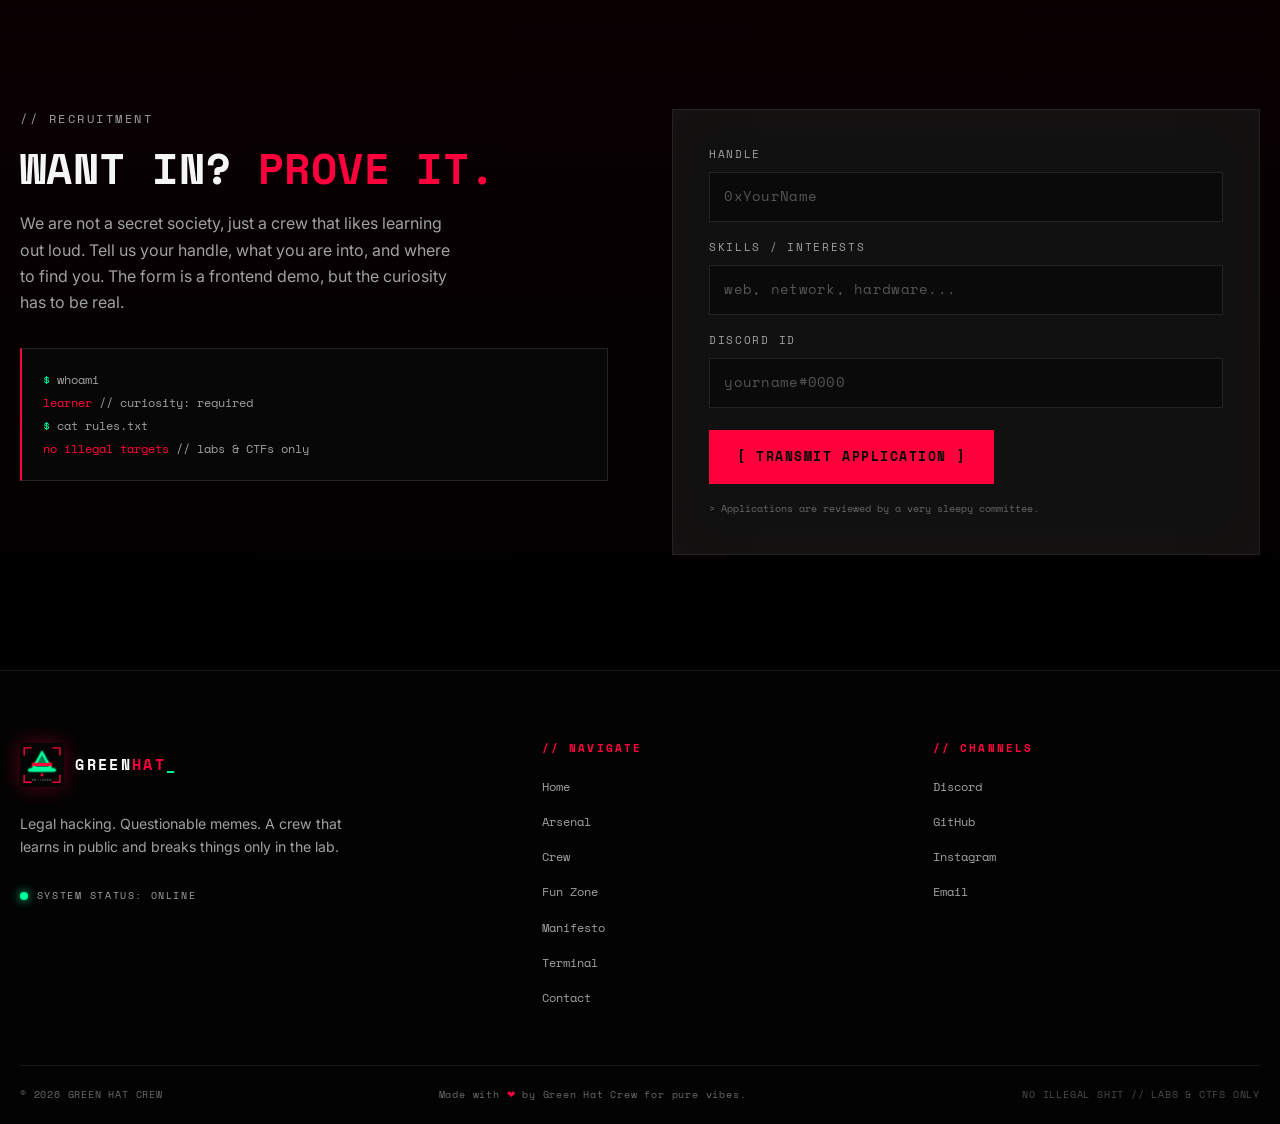
<file: crew.html>
<!DOCTYPE html>
<html lang="en">
<head>
  <meta charset="UTF-8">
  <meta name="viewport" content="width=device-width, initial-scale=1.0">
  <title>The Crew // Green Hat Crew</title>
  <meta name="description" content="Meet the Green Hat Crew — six aliases, one home lab, zero black hats.">
  <meta name="theme-color" content="#000000">
  <link rel="icon" href="images/logo.svg" type="image/svg+xml">
  <link rel="preconnect" href="https://fonts.googleapis.com">
  <link rel="preconnect" href="https://fonts.gstatic.com" crossorigin>
  <link href="https://fonts.googleapis.com/css2?family=Inter:wght@300;400;500;600&family=Space+Mono:wght@400;700&display=swap" rel="stylesheet">
  <link rel="stylesheet" href="style.css">
</head>
<body data-page="crew">
  <a class="skip-link" href="#main">Skip to content</a>

  <canvas id="matrix-canvas" aria-hidden="true"></canvas>
  <div class="scanlines" aria-hidden="true"></div>
  <div class="cursor-dot" aria-hidden="true"></div>
  <div class="cursor-ring" aria-hidden="true"></div>
  <div class="scroll-progress" aria-hidden="true"><span id="scroll-progress-bar"></span></div>

  <header class="navbar">
    <div class="navbar__inner">
      <a class="brand" href="index.html" aria-label="Green Hat Crew home">
        <img class="brand__logo" src="images/logo.svg" alt="" width="44" height="44">
        <span class="brand__text">GREEN<span>HAT</span><em>_</em></span>
      </a>

      <button class="nav-toggle" id="nav-toggle" type="button" aria-label="Toggle navigation" aria-expanded="false" aria-controls="primary-nav">
        <span></span><span></span><span></span>
      </button>

      <nav class="nav" id="primary-nav" aria-label="Primary">
        <ul class="nav__list">
          <li><a class="nav__link" href="index.html">Home</a></li>
          <li><a class="nav__link" href="arsenal.html">Arsenal</a></li>
          <li><a class="nav__link" href="crew.html">Crew</a></li>
          <li><a class="nav__link" href="funzone.html">Fun Zone</a></li>
          <li><a class="nav__link" href="terminal.html">Terminal</a></li>
          <li><a class="nav__link" href="contact.html">Contact</a></li>
        </ul>
        <a class="btn btn--solid btn--sm nav__cta" href="terminal.html">[ INITIATE ]</a>
      </nav>
    </div>
  </header>

  <main id="main">
    <section class="page-head" style="--head-img:url('images/bg5.jpg')">
      <div class="container">
        <p class="section-tag" data-reveal>PERSONNEL_FILE</p>
        <h1 class="page-title glitch" data-text="THE CREW" data-reveal>THE CREW</h1>
        <p class="page-sub" data-reveal>
          Six aliases. One shared home lab. No face reveals, no black hats —
          just people who got curious about how things break.
        </p>
      </div>
    </section>

    <section class="section section--tight">
      <div class="container">
        <div class="crew-grid">
          <article class="crew-card" data-reveal>
            <div class="crew-card__avatar">
              <img src="images/crew1.png" alt="Pixel-art hooded avatar of crew member 0xRaven" width="400" height="400" loading="lazy">
              <span class="crew-card__scan" aria-hidden="true"></span>
              <div class="crew-card__socials">
                <a href="https://github.com" target="_blank" rel="noopener noreferrer" aria-label="0xRaven on GitHub">GH</a>
                <a href="https://discord.com" target="_blank" rel="noopener noreferrer" aria-label="0xRaven on Discord">DC</a>
                <a href="https://instagram.com/linuxuser.raj" target="_blank" rel="noopener noreferrer" aria-label="0xRaven on Instagram">IG</a>
              </div>
            </div>
            <div class="crew-card__body">
              <div class="crew-card__head">
                <h2>0xRaven</h2>
                <span class="crew-card__role">RED TEAM</span>
              </div>
              <p>Runs the home lab and somehow enjoys writing custom C2 profiles. Owns three rubber ducks.</p>
              <p class="crew-card__meta">&gt; clearance: L3 // status: <span class="text-green">active</span></p>
            </div>
          </article>

          <article class="crew-card" data-reveal>
            <div class="crew-card__avatar">
              <img src="images/crew2.png" alt="Pixel-art hooded avatar of crew member NullByte" width="400" height="400" loading="lazy">
              <span class="crew-card__scan" aria-hidden="true"></span>
              <div class="crew-card__socials">
                <a href="https://github.com" target="_blank" rel="noopener noreferrer" aria-label="NullByte on GitHub">GH</a>
                <a href="https://discord.com" target="_blank" rel="noopener noreferrer" aria-label="NullByte on Discord">DC</a>
                <a href="https://instagram.com/linuxuser.raj" target="_blank" rel="noopener noreferrer" aria-label="NullByte on Instagram">IG</a>
              </div>
            </div>
            <div class="crew-card__body">
              <div class="crew-card__head">
                <h2>NullByte</h2>
                <span class="crew-card__role">WEB</span>
              </div>
              <p>Lives inside Burp Suite. Finds auth bypasses in lab apps faster than the rest of us find the login page.</p>
              <p class="crew-card__meta">&gt; clearance: L2 // status: <span class="text-green">active</span></p>
            </div>
          </article>

          <article class="crew-card" data-reveal>
            <div class="crew-card__avatar">
              <img src="images/crew3.png" alt="Pixel-art hooded avatar of crew member GhostShell" width="400" height="400" loading="lazy">
              <span class="crew-card__scan" aria-hidden="true"></span>
              <div class="crew-card__socials">
                <a href="https://github.com" target="_blank" rel="noopener noreferrer" aria-label="GhostShell on GitHub">GH</a>
                <a href="https://discord.com" target="_blank" rel="noopener noreferrer" aria-label="GhostShell on Discord">DC</a>
                <a href="https://instagram.com/linuxuser.raj" target="_blank" rel="noopener noreferrer" aria-label="GhostShell on Instagram">IG</a>
              </div>
            </div>
            <div class="crew-card__body">
              <div class="crew-card__head">
                <h2>GhostShell</h2>
                <span class="crew-card__role">NETWORK</span>
              </div>
              <p>Packet whisperer. Will happily explain why your VLAN setup is cursed — with diagrams.</p>
              <p class="crew-card__meta">&gt; clearance: L2 // status: <span class="text-green">active</span></p>
            </div>
          </article>

          <article class="crew-card" data-reveal>
            <div class="crew-card__avatar">
              <img src="images/crew4.png" alt="Pixel-art hooded avatar of crew member Cipher" width="400" height="400" loading="lazy">
              <span class="crew-card__scan" aria-hidden="true"></span>
              <div class="crew-card__socials">
                <a href="https://github.com" target="_blank" rel="noopener noreferrer" aria-label="Cipher on GitHub">GH</a>
                <a href="https://discord.com" target="_blank" rel="noopener noreferrer" aria-label="Cipher on Discord">DC</a>
                <a href="https://instagram.com/linuxuser.raj" target="_blank" rel="noopener noreferrer" aria-label="Cipher on Instagram">IG</a>
              </div>
            </div>
            <div class="crew-card__body">
              <div class="crew-card__head">
                <h2>Cipher</h2>
                <span class="crew-card__role">CRYPTO</span>
              </div>
              <p>Breaks toy ciphers for breakfast and refuses to roll their own crypto. Correctly.</p>
              <p class="crew-card__meta">&gt; clearance: L2 // status: <span class="text-green">active</span></p>
            </div>
          </article>

          <article class="crew-card" data-reveal>
            <div class="crew-card__avatar">
              <img src="images/crew5.png" alt="Pixel-art hooded avatar of crew member RootKit" width="400" height="400" loading="lazy">
              <span class="crew-card__scan" aria-hidden="true"></span>
              <div class="crew-card__socials">
                <a href="https://github.com" target="_blank" rel="noopener noreferrer" aria-label="RootKit on GitHub">GH</a>
                <a href="https://discord.com" target="_blank" rel="noopener noreferrer" aria-label="RootKit on Discord">DC</a>
                <a href="https://instagram.com/linuxuser.raj" target="_blank" rel="noopener noreferrer" aria-label="RootKit on Instagram">IG</a>
              </div>
            </div>
            <div class="crew-card__body">
              <div class="crew-card__head">
                <h2>RootKit</h2>
                <span class="crew-card__role">MALWARE</span>
              </div>
              <p>Sandbox gremlin. Documents every suspicious binary and names samples after anime villains.</p>
              <p class="crew-card__meta">&gt; clearance: L3 // status: <span class="text-green">active</span></p>
            </div>
          </article>

          <article class="crew-card" data-reveal>
            <div class="crew-card__avatar">
              <img src="images/crew6.png" alt="Pixel-art hooded avatar of crew member PixelPirate" width="400" height="400" loading="lazy">
              <span class="crew-card__scan" aria-hidden="true"></span>
              <div class="crew-card__socials">
                <a href="https://github.com" target="_blank" rel="noopener noreferrer" aria-label="PixelPirate on GitHub">GH</a>
                <a href="https://discord.com" target="_blank" rel="noopener noreferrer" aria-label="PixelPirate on Discord">DC</a>
                <a href="https://instagram.com/linuxuser.raj" target="_blank" rel="noopener noreferrer" aria-label="PixelPirate on Instagram">IG</a>
              </div>
            </div>
            <div class="crew-card__body">
              <div class="crew-card__head">
                <h2>PixelPirate</h2>
                <span class="crew-card__role">HARDWARE</span>
              </div>
              <p>Soldering iron in one hand, UART adapter in the other. Breaks only gadgets we actually own.</p>
              <p class="crew-card__meta">&gt; clearance: L2 // status: <span class="text-green">active</span></p>
            </div>
          </article>
        </div>
      </div>
    </section>

    <section class="section join" id="join">
      <div class="container join__grid">
        <div class="join__copy">
          <p class="section-tag" data-reveal>RECRUITMENT</p>
          <h2 data-reveal>WANT IN? <span class="text-red">PROVE IT.</span></h2>
          <p data-reveal>
            We are not a secret society, just a crew that likes learning out loud.
            Tell us your handle, what you are into, and where to find you. The form
            is a frontend demo, but the curiosity has to be real.
          </p>
          <div class="codeblock" data-reveal>
            <div><span class="line-cmd">$</span> whoami</div>
            <div><span class="line-key">learner</span> // curiosity: required</div>
            <div><span class="line-cmd">$</span> cat rules.txt</div>
            <div><span class="line-key">no illegal targets</span> // labs &amp; CTFs only</div>
          </div>
        </div>

        <form class="form" id="join-form" data-reveal>
          <label for="join-handle">HANDLE
            <input id="join-handle" name="handle" type="text" placeholder="0xYourName" autocomplete="off" required>
          </label>
          <label for="join-skills">SKILLS / INTERESTS
            <input id="join-skills" name="skills" type="text" placeholder="web, network, hardware..." autocomplete="off" required>
          </label>
          <label for="join-discord">DISCORD ID
            <input id="join-discord" name="discord" type="text" placeholder="yourname#0000" autocomplete="off">
          </label>
          <button class="btn btn--solid" type="submit">[ TRANSMIT APPLICATION ]</button>
          <p class="form__note">&gt; Applications are reviewed by a very sleepy committee.</p>
        </form>
      </div>
    </section>
  </main>

  <footer class="footer">
    <div class="container footer__grid">
      <div class="footer__brand">
        <a class="brand" href="index.html" aria-label="Green Hat Crew home">
          <img class="brand__logo" src="images/logo.svg" alt="" width="44" height="44">
          <span class="brand__text">GREEN<span>HAT</span><em>_</em></span>
        </a>
        <p>Legal hacking. Questionable memes. A crew that learns in public and breaks things only in the lab.</p>
        <div class="status"><span class="status__dot"></span> SYSTEM STATUS: ONLINE</div>
      </div>

      <div class="footer__col">
        <h3>// NAVIGATE</h3>
        <ul>
          <li><a href="index.html">Home</a></li>
          <li><a href="arsenal.html">Arsenal</a></li>
          <li><a href="crew.html">Crew</a></li>
          <li><a href="funzone.html">Fun Zone</a></li>
          <li><a href="manifesto.html">Manifesto</a></li>
          <li><a href="terminal.html">Terminal</a></li>
          <li><a href="contact.html">Contact</a></li>
        </ul>
      </div>

      <div class="footer__col">
        <h3>// CHANNELS</h3>
        <ul>
          <li><a href="https://discord.com" target="_blank" rel="noopener noreferrer">Discord</a></li>
          <li><a href="https://github.com" target="_blank" rel="noopener noreferrer">GitHub</a></li>
          <li><a href="https://instagram.com/linuxuser.raj" target="_blank" rel="noopener noreferrer">Instagram</a></li>
          <li><a href="mailto:rajgautam@gmail.com">Email</a></li>
        </ul>
      </div>
    </div>

    <div class="footer__bottom container">
      <p>&copy; <span id="year">2026</span> GREEN HAT CREW</p>
      <p>Made with <span class="heart">&#10084;</span> by Green Hat Crew for pure vibes.</p>
      <p class="footer__warn">NO ILLEGAL SHIT // LABS &amp; CTFS ONLY</p>
    </div>
  </footer>

  <script src="script.js"></script>
</body>
</html>
</file>
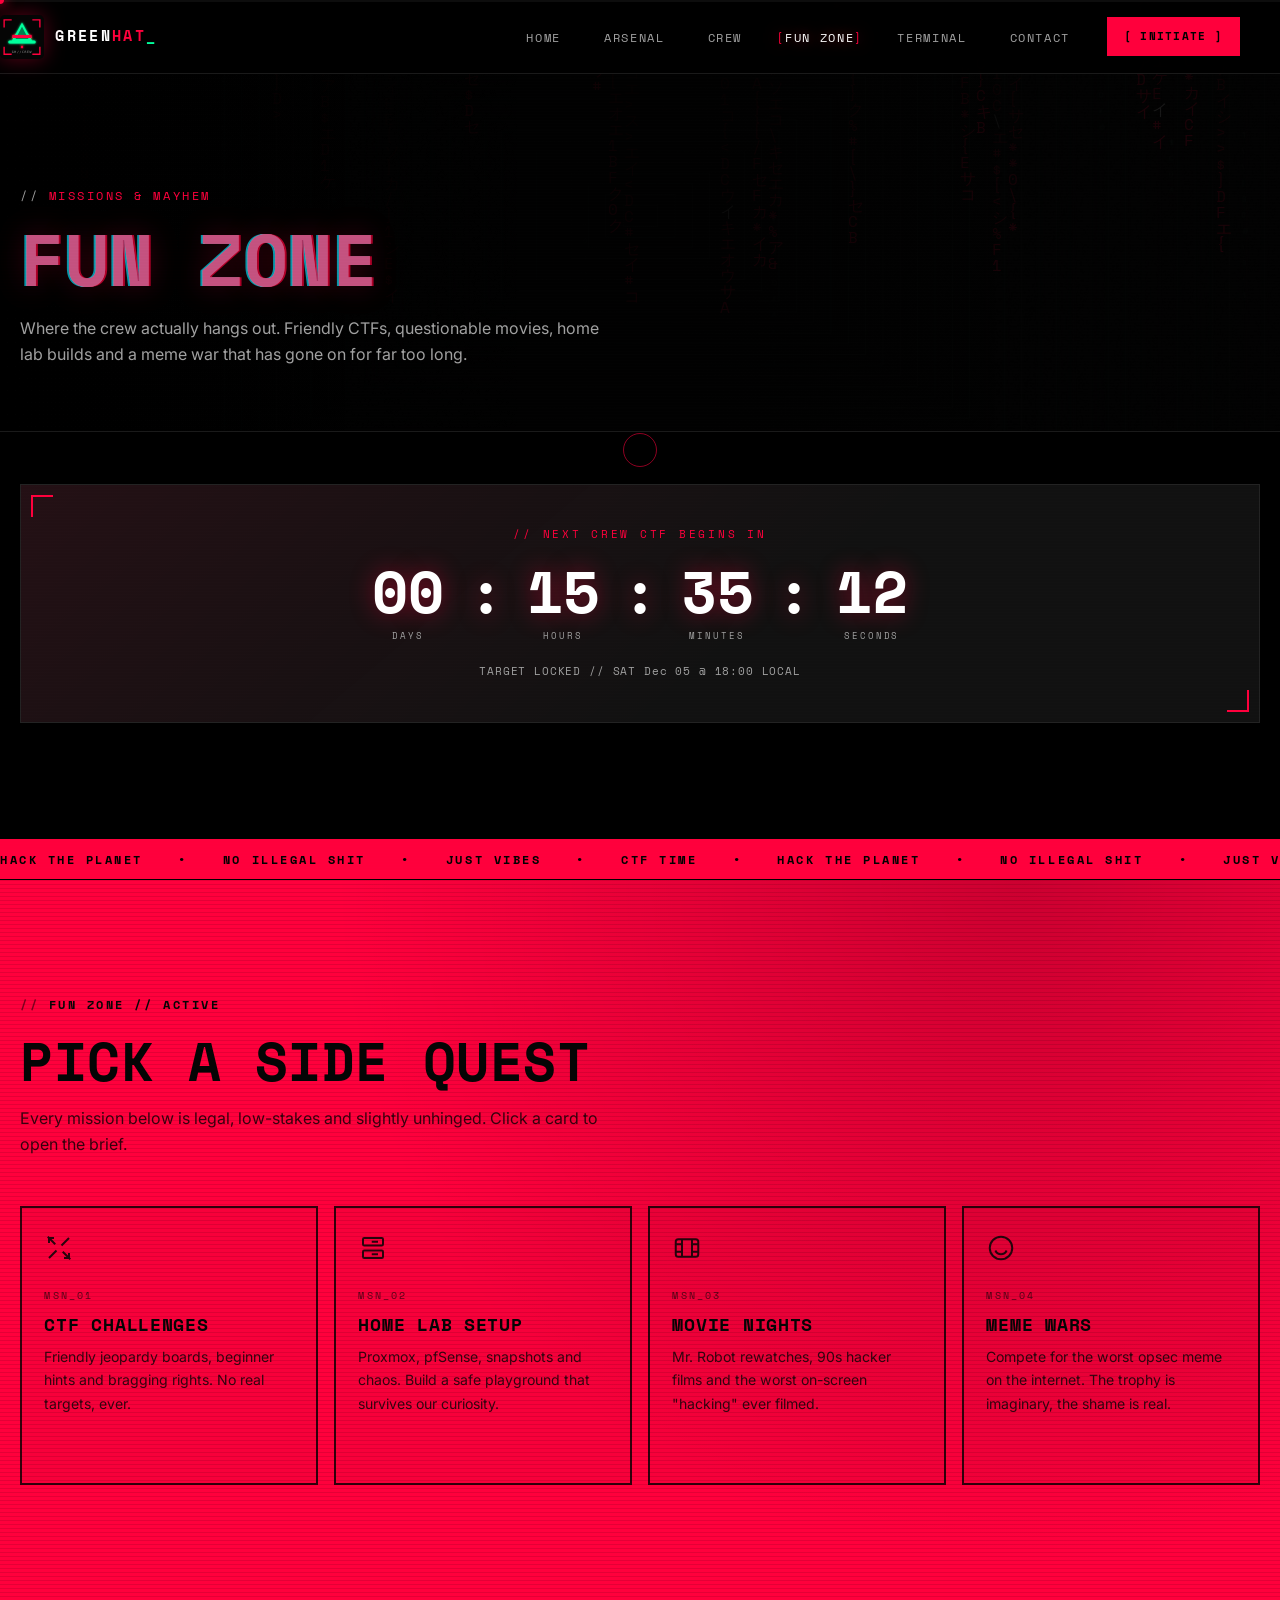
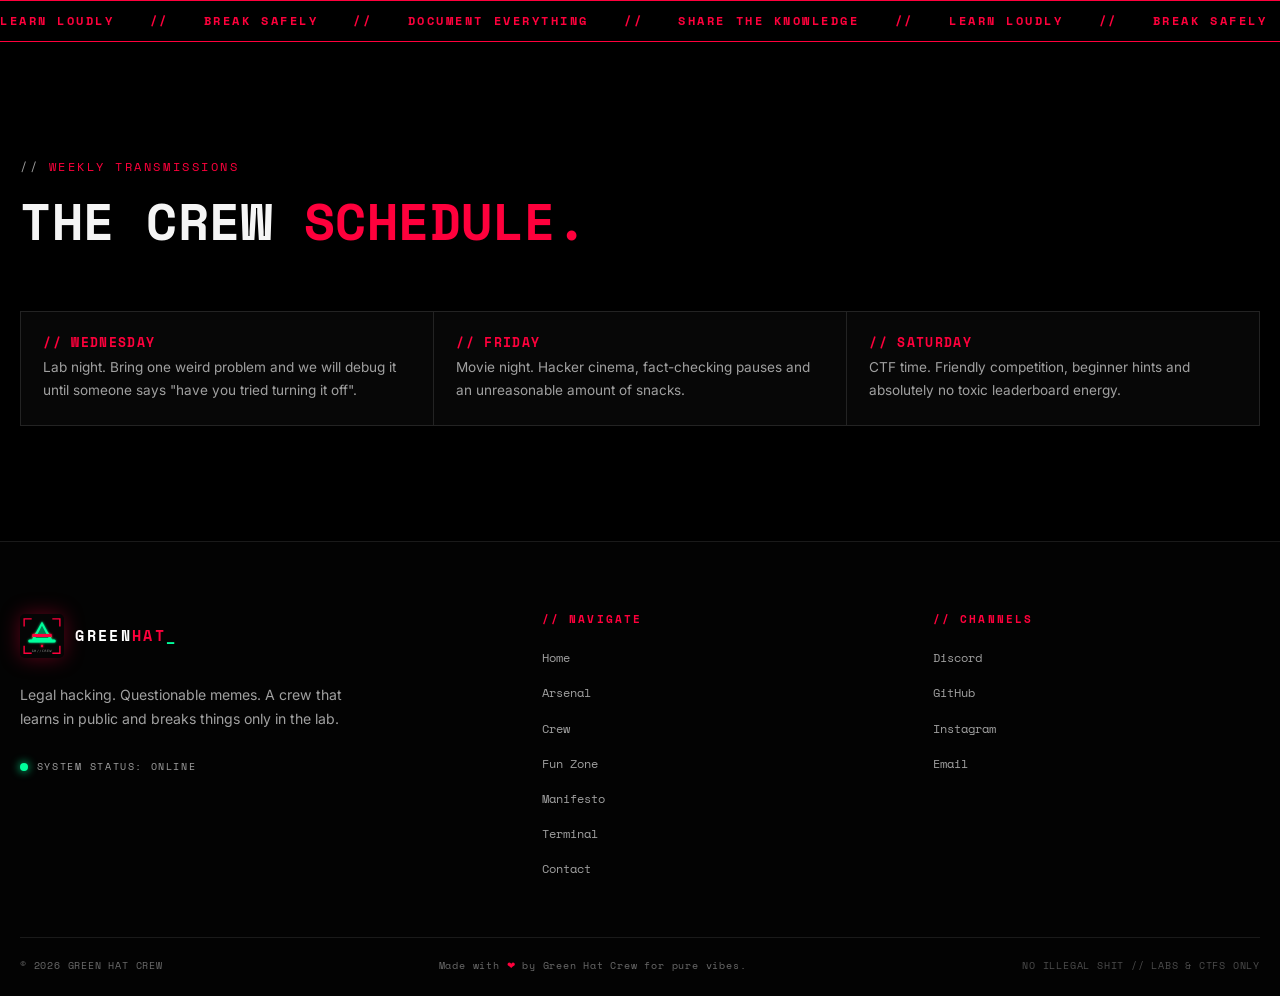
<file: funzone.html>
<!DOCTYPE html>
<html lang="en">
<head>
  <meta charset="UTF-8">
  <meta name="viewport" content="width=device-width, initial-scale=1.0">
  <title>Fun Zone // Green Hat Crew</title>
  <meta name="description" content="CTF challenges, home lab builds, movie nights and meme wars — the Green Hat Crew fun zone.">
  <meta name="theme-color" content="#000000">
  <link rel="icon" href="images/logo.svg" type="image/svg+xml">
  <link rel="preconnect" href="https://fonts.googleapis.com">
  <link rel="preconnect" href="https://fonts.gstatic.com" crossorigin>
  <link href="https://fonts.googleapis.com/css2?family=Inter:wght@300;400;500;600&family=Space+Mono:wght@400;700&display=swap" rel="stylesheet">
  <link rel="stylesheet" href="style.css">
</head>
<body data-page="funzone">
  <a class="skip-link" href="#main">Skip to content</a>

  <canvas id="matrix-canvas" aria-hidden="true"></canvas>
  <div class="scanlines" aria-hidden="true"></div>
  <div class="cursor-dot" aria-hidden="true"></div>
  <div class="cursor-ring" aria-hidden="true"></div>
  <div class="scroll-progress" aria-hidden="true"><span id="scroll-progress-bar"></span></div>

  <header class="navbar">
    <div class="navbar__inner">
      <a class="brand" href="index.html" aria-label="Green Hat Crew home">
        <img class="brand__logo" src="images/logo.svg" alt="" width="44" height="44">
        <span class="brand__text">GREEN<span>HAT</span><em>_</em></span>
      </a>

      <button class="nav-toggle" id="nav-toggle" type="button" aria-label="Toggle navigation" aria-expanded="false" aria-controls="primary-nav">
        <span></span><span></span><span></span>
      </button>

      <nav class="nav" id="primary-nav" aria-label="Primary">
        <ul class="nav__list">
          <li><a class="nav__link" href="index.html">Home</a></li>
          <li><a class="nav__link" href="arsenal.html">Arsenal</a></li>
          <li><a class="nav__link" href="crew.html">Crew</a></li>
          <li><a class="nav__link" href="funzone.html">Fun Zone</a></li>
          <li><a class="nav__link" href="terminal.html">Terminal</a></li>
          <li><a class="nav__link" href="contact.html">Contact</a></li>
        </ul>
        <a class="btn btn--solid btn--sm nav__cta" href="terminal.html">[ INITIATE ]</a>
      </nav>
    </div>
  </header>

  <main id="main">
    <section class="page-head" style="--head-img:url('images/bg6.jpg')">
      <div class="container">
        <p class="section-tag" data-reveal>MISSIONS &amp; MAYHEM</p>
        <h1 class="page-title glitch" data-text="FUN ZONE" data-reveal>FUN ZONE</h1>
        <p class="page-sub" data-reveal>
          Where the crew actually hangs out. Friendly CTFs, questionable movies,
          home lab builds and a meme war that has gone on for far too long.
        </p>
      </div>
    </section>

    <section class="section section--tight">
      <div class="container">
        <div class="countdown" data-reveal>
          <p class="countdown__label">// NEXT CREW CTF BEGINS IN</p>
          <div class="countdown__clock" id="countdown" aria-label="Countdown to the next CTF">
            <div><span id="cd-d">00</span><small>DAYS</small></div>
            <span class="countdown__sep" aria-hidden="true">:</span>
            <div><span id="cd-h">00</span><small>HOURS</small></div>
            <span class="countdown__sep" aria-hidden="true">:</span>
            <div><span id="cd-m">00</span><small>MINUTES</small></div>
            <span class="countdown__sep" aria-hidden="true">:</span>
            <div><span id="cd-s">00</span><small>SECONDS</small></div>
          </div>
          <p class="countdown__meta" id="cd-date">TARGET LOCKED // SAT @ 18:00 LOCAL</p>
        </div>
      </div>
    </section>

    <div class="marquee" aria-hidden="true">
      <div class="marquee__track">
        <div class="marquee__group">
          <span>HACK THE PLANET</span><span>&bull;</span><span>NO ILLEGAL SHIT</span><span>&bull;</span><span>JUST VIBES</span><span>&bull;</span><span>CTF TIME</span><span>&bull;</span><span>HACK THE PLANET</span><span>&bull;</span><span>NO ILLEGAL SHIT</span><span>&bull;</span><span>JUST VIBES</span><span>&bull;</span><span>CTF TIME</span><span>&bull;</span>
        </div>
        <div class="marquee__group">
          <span>HACK THE PLANET</span><span>&bull;</span><span>NO ILLEGAL SHIT</span><span>&bull;</span><span>JUST VIBES</span><span>&bull;</span><span>CTF TIME</span><span>&bull;</span><span>HACK THE PLANET</span><span>&bull;</span><span>NO ILLEGAL SHIT</span><span>&bull;</span><span>JUST VIBES</span><span>&bull;</span><span>CTF TIME</span><span>&bull;</span>
        </div>
      </div>
    </div>

    <section class="red-panel section">
      <div class="container">
        <header class="red-panel__head">
          <p class="section-tag">FUN ZONE // ACTIVE</p>
          <h2>PICK A SIDE QUEST</h2>
          <p>Every mission below is legal, low-stakes and slightly unhinged. Click a card to open the brief.</p>
        </header>

        <div class="mission-grid">
          <button class="mission-card" type="button" data-reveal
            data-mission="&gt; CTF CHALLENGES&#10;&#10;Every second Saturday, 18:00 local.&#10;Jeopardy-style, beginner-friendly, zero gatekeeping.&#10;Bring snacks, bring notes, bring a friend.&#10;&#10;Next run is on the countdown above.">
            <span class="mission-card__icon" aria-hidden="true">
              <svg viewBox="0 0 24 24" fill="none" stroke="currentColor" stroke-width="1.6"><path d="M4 20l6-6M14 10l6-6M8 4H4v4M20 16v4h-4M3 3l6 6M21 21l-6-6"/></svg>
            </span>
            <span class="mission-card__id">MSN_01</span>
            <h3>CTF CHALLENGES</h3>
            <p>Friendly jeopardy boards, beginner hints and bragging rights. No real targets, ever.</p>
            <span class="mission-card__cta">OPEN_BRIEF &rarr;</span>
          </button>

          <button class="mission-card" type="button" data-reveal
            data-mission="&gt; HOME LAB SETUP&#10;&#10;Proxmox on a beat-up mini PC.&#10;pfSense, an isolated VLAN, and a Windows box that exists purely to be broken.&#10;We rebuild it together every few months.&#10;&#10;Bring your own hardware. We do not touch anything else.">
            <span class="mission-card__icon" aria-hidden="true">
              <svg viewBox="0 0 24 24" fill="none" stroke="currentColor" stroke-width="1.6"><rect x="4" y="4" width="16" height="6" rx="1"/><rect x="4" y="14" width="16" height="6" rx="1"/><path d="M7 7h.01M7 17h.01M11 7h5M11 17h5"/></svg>
            </span>
            <span class="mission-card__id">MSN_02</span>
            <h3>HOME LAB SETUP</h3>
            <p>Proxmox, pfSense, snapshots and chaos. Build a safe playground that survives our curiosity.</p>
            <span class="mission-card__cta">OPEN_BRIEF &rarr;</span>
          </button>

          <button class="mission-card" type="button" data-reveal
            data-mission="&gt; MOVIE NIGHTS&#10;&#10;Mr. Robot rewatches. Hackers (1995) for the fits. WarGames for the history.&#10;We pause to fact-check, which ruins the mood and we keep doing it.&#10;&#10;Discord voice channel. Snacks are mandatory.">
            <span class="mission-card__icon" aria-hidden="true">
              <svg viewBox="0 0 24 24" fill="none" stroke="currentColor" stroke-width="1.6"><rect x="3" y="5" width="18" height="14" rx="2"/><path d="M8 5v14M16 5v14M3 9h5M3 15h5M16 9h5M16 15h5"/></svg>
            </span>
            <span class="mission-card__id">MSN_03</span>
            <h3>MOVIE NIGHTS</h3>
            <p>Mr. Robot rewatches, 90s hacker films and the worst on-screen "hacking" ever filmed.</p>
            <span class="mission-card__cta">OPEN_BRIEF &rarr;</span>
          </button>

          <button class="mission-card" type="button" data-reveal
            data-mission="&gt; MEME WARS&#10;&#10;Post the worst opsec meme you can find.&#10;Winner gets a fake trophy and permanent bragging rights.&#10;Rule: no doxxing, no slurs, no real targets.&#10;&#10;Current champion: NullByte. It was a SQL injection pun. Devastating.">
            <span class="mission-card__icon" aria-hidden="true">
              <svg viewBox="0 0 24 24" fill="none" stroke="currentColor" stroke-width="1.6"><circle cx="12" cy="12" r="9"/><path d="M8 9h.01M16 9h.01M7.5 14s1.4 3 4.5 3 4.5-3 4.5-3"/></svg>
            </span>
            <span class="mission-card__id">MSN_04</span>
            <h3>MEME WARS</h3>
            <p>Compete for the worst opsec meme on the internet. The trophy is imaginary, the shame is real.</p>
            <span class="mission-card__cta">OPEN_BRIEF &rarr;</span>
          </button>
        </div>
      </div>
    </section>

    <div class="marquee marquee--dark" aria-hidden="true">
      <div class="marquee__track">
        <div class="marquee__group">
          <span>LEARN LOUDLY</span><span>//</span><span>BREAK SAFELY</span><span>//</span><span>DOCUMENT EVERYTHING</span><span>//</span><span>SHARE THE KNOWLEDGE</span><span>//</span><span>LEARN LOUDLY</span><span>//</span><span>BREAK SAFELY</span><span>//</span><span>DOCUMENT EVERYTHING</span><span>//</span><span>SHARE THE KNOWLEDGE</span><span>//</span>
        </div>
        <div class="marquee__group">
          <span>LEARN LOUDLY</span><span>//</span><span>BREAK SAFELY</span><span>//</span><span>DOCUMENT EVERYTHING</span><span>//</span><span>SHARE THE KNOWLEDGE</span><span>//</span><span>LEARN LOUDLY</span><span>//</span><span>BREAK SAFELY</span><span>//</span><span>DOCUMENT EVERYTHING</span><span>//</span><span>SHARE THE KNOWLEDGE</span><span>//</span>
        </div>
      </div>
    </div>

    <section class="section">
      <div class="container">
        <header class="section-head">
          <p class="section-tag" data-reveal>WEEKLY TRANSMISSIONS</p>
          <h2 class="section-title" data-reveal>THE CREW <span class="text-red">SCHEDULE.</span></h2>
        </header>

        <div class="vibe-strip">
          <div data-reveal>
            <h3>// WEDNESDAY</h3>
            <p>Lab night. Bring one weird problem and we will debug it until someone says "have you tried turning it off".</p>
          </div>
          <div data-reveal>
            <h3>// FRIDAY</h3>
            <p>Movie night. Hacker cinema, fact-checking pauses and an unreasonable amount of snacks.</p>
          </div>
          <div data-reveal>
            <h3>// SATURDAY</h3>
            <p>CTF time. Friendly competition, beginner hints and absolutely no toxic leaderboard energy.</p>
          </div>
        </div>
      </div>
    </section>
  </main>

  <footer class="footer">
    <div class="container footer__grid">
      <div class="footer__brand">
        <a class="brand" href="index.html" aria-label="Green Hat Crew home">
          <img class="brand__logo" src="images/logo.svg" alt="" width="44" height="44">
          <span class="brand__text">GREEN<span>HAT</span><em>_</em></span>
        </a>
        <p>Legal hacking. Questionable memes. A crew that learns in public and breaks things only in the lab.</p>
        <div class="status"><span class="status__dot"></span> SYSTEM STATUS: ONLINE</div>
      </div>

      <div class="footer__col">
        <h3>// NAVIGATE</h3>
        <ul>
          <li><a href="index.html">Home</a></li>
          <li><a href="arsenal.html">Arsenal</a></li>
          <li><a href="crew.html">Crew</a></li>
          <li><a href="funzone.html">Fun Zone</a></li>
          <li><a href="manifesto.html">Manifesto</a></li>
          <li><a href="terminal.html">Terminal</a></li>
          <li><a href="contact.html">Contact</a></li>
        </ul>
      </div>

      <div class="footer__col">
        <h3>// CHANNELS</h3>
        <ul>
          <li><a href="https://discord.com" target="_blank" rel="noopener noreferrer">Discord</a></li>
          <li><a href="https://github.com" target="_blank" rel="noopener noreferrer">GitHub</a></li>
          <li><a href="https://instagram.com/linuxuser.raj" target="_blank" rel="noopener noreferrer">Instagram</a></li>
          <li><a href="mailto:rajgautam@gmail.com">Email</a></li>
        </ul>
      </div>
    </div>

    <div class="footer__bottom container">
      <p>&copy; <span id="year">2026</span> GREEN HAT CREW</p>
      <p>Made with <span class="heart">&#10084;</span> by Green Hat Crew for pure vibes.</p>
      <p class="footer__warn">NO ILLEGAL SHIT // LABS &amp; CTFS ONLY</p>
    </div>
  </footer>

  <script src="script.js"></script>
</body>
</html>
</file>
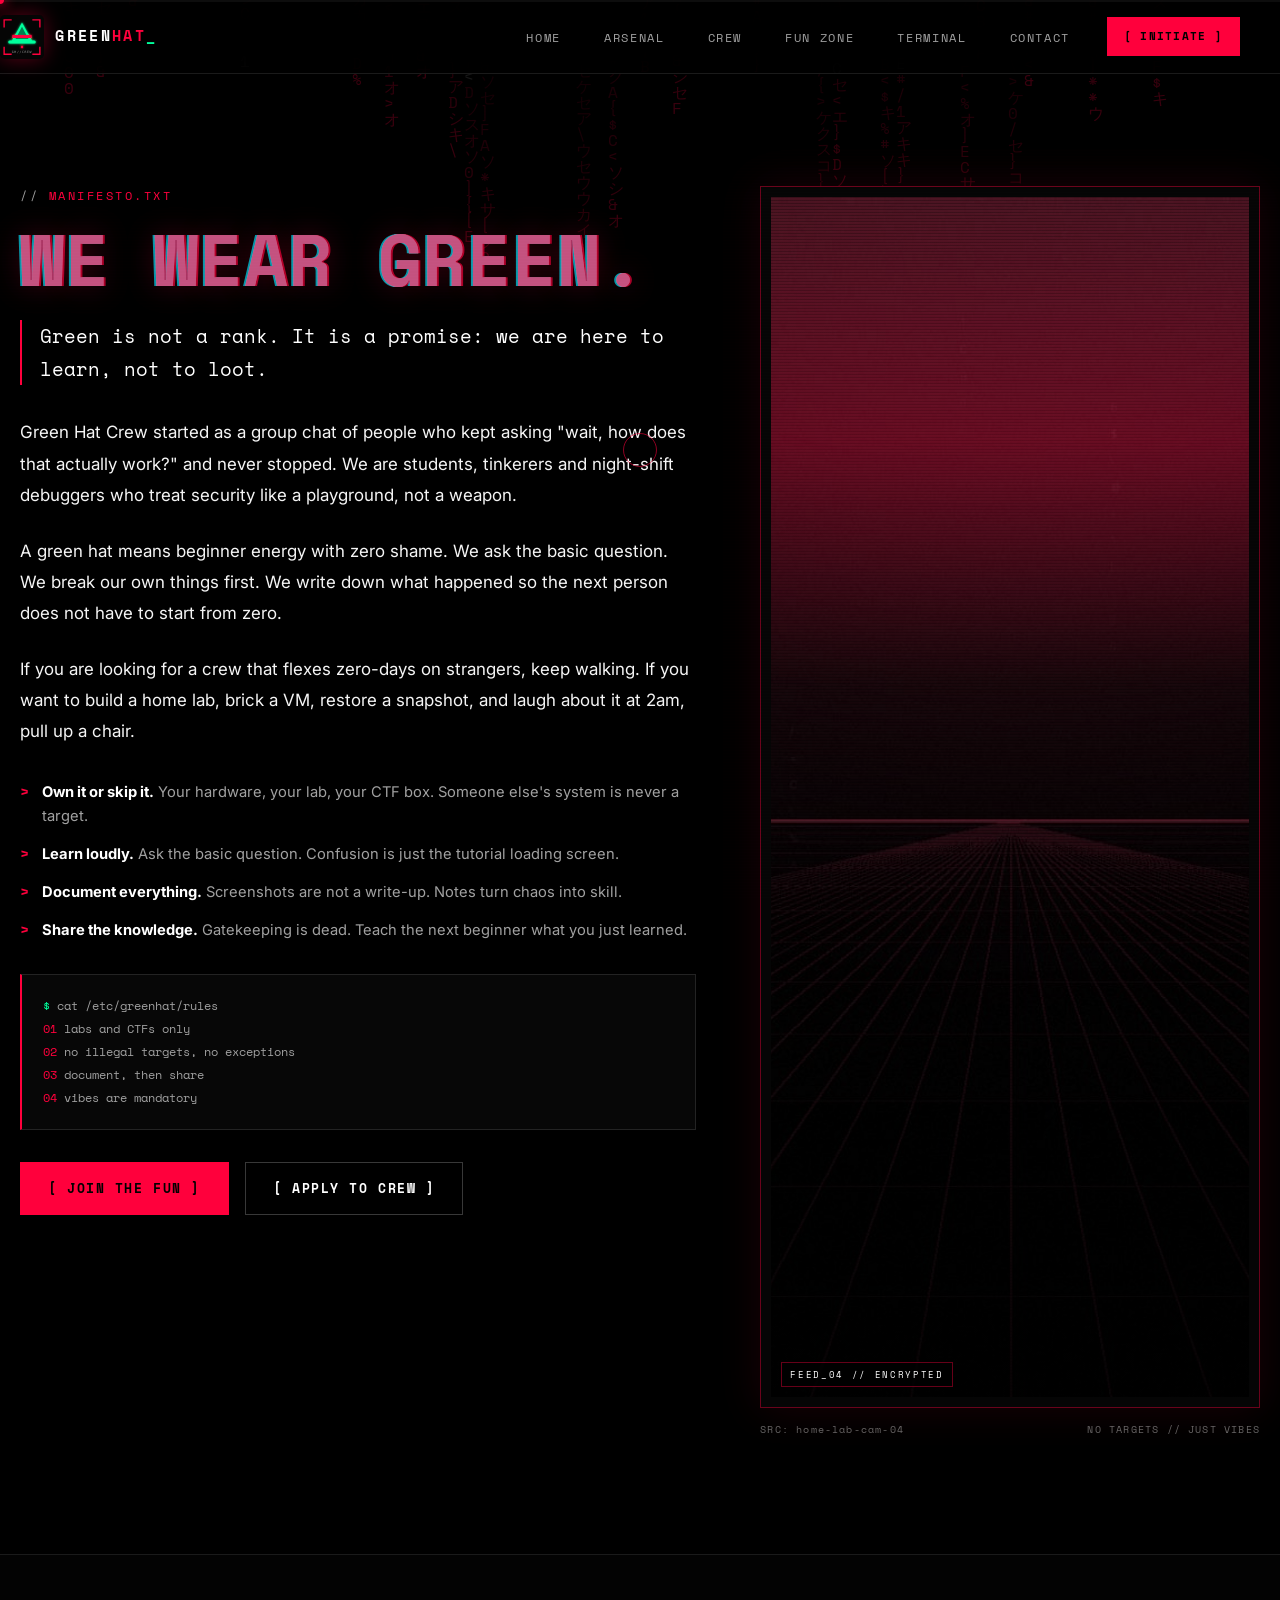
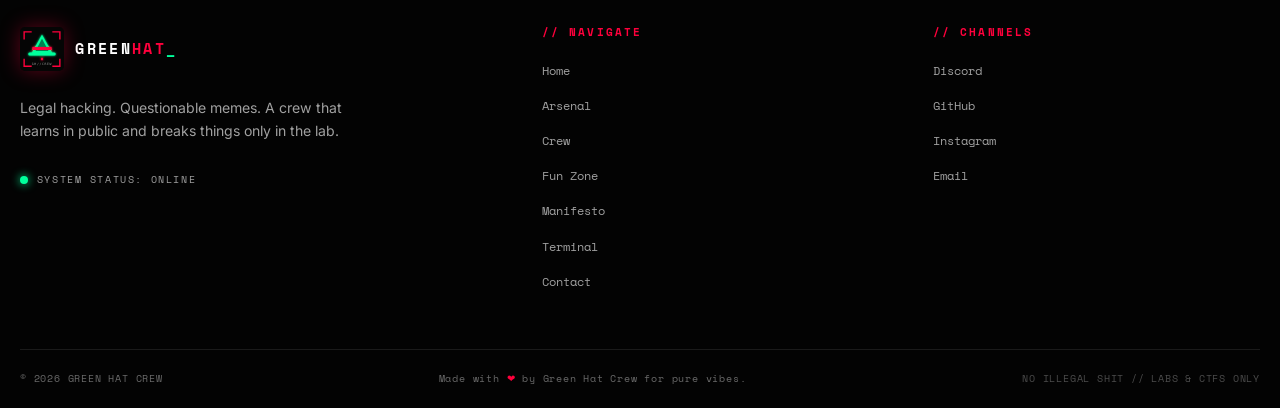
<file: manifesto.html>
<!DOCTYPE html>
<html lang="en">
<head>
  <meta charset="UTF-8">
  <meta name="viewport" content="width=device-width, initial-scale=1.0">
  <title>The Manifesto // Green Hat Crew</title>
  <meta name="description" content="The Green Hat Crew manifesto — learn loudly, break safely, document everything, share the knowledge.">
  <meta name="theme-color" content="#000000">
  <link rel="icon" href="images/logo.svg" type="image/svg+xml">
  <link rel="preconnect" href="https://fonts.googleapis.com">
  <link rel="preconnect" href="https://fonts.gstatic.com" crossorigin>
  <link href="https://fonts.googleapis.com/css2?family=Inter:wght@300;400;500;600&family=Space+Mono:wght@400;700&display=swap" rel="stylesheet">
  <link rel="stylesheet" href="style.css">
</head>
<body data-page="manifesto">
  <a class="skip-link" href="#main">Skip to content</a>

  <canvas id="matrix-canvas" aria-hidden="true"></canvas>
  <div class="scanlines" aria-hidden="true"></div>
  <div class="cursor-dot" aria-hidden="true"></div>
  <div class="cursor-ring" aria-hidden="true"></div>
  <div class="scroll-progress" aria-hidden="true"><span id="scroll-progress-bar"></span></div>

  <header class="navbar">
    <div class="navbar__inner">
      <a class="brand" href="index.html" aria-label="Green Hat Crew home">
        <img class="brand__logo" src="images/logo.svg" alt="" width="44" height="44">
        <span class="brand__text">GREEN<span>HAT</span><em>_</em></span>
      </a>

      <button class="nav-toggle" id="nav-toggle" type="button" aria-label="Toggle navigation" aria-expanded="false" aria-controls="primary-nav">
        <span></span><span></span><span></span>
      </button>

      <nav class="nav" id="primary-nav" aria-label="Primary">
        <ul class="nav__list">
          <li><a class="nav__link" href="index.html">Home</a></li>
          <li><a class="nav__link" href="arsenal.html">Arsenal</a></li>
          <li><a class="nav__link" href="crew.html">Crew</a></li>
          <li><a class="nav__link" href="funzone.html">Fun Zone</a></li>
          <li><a class="nav__link" href="terminal.html">Terminal</a></li>
          <li><a class="nav__link" href="contact.html">Contact</a></li>
        </ul>
        <a class="btn btn--solid btn--sm nav__cta" href="terminal.html">[ INITIATE ]</a>
      </nav>
    </div>
  </header>

  <main id="main">
    <section class="section" style="padding-top:calc(var(--nav-h) + clamp(4rem, 9vw, 7rem))">
      <div class="container manifesto">
        <div class="manifesto__text">
          <p class="section-tag" data-reveal>MANIFESTO.TXT</p>
          <h1 class="page-title glitch" data-text="WE WEAR GREEN." data-reveal>WE WEAR GREEN.</h1>

          <p class="manifesto__lead" data-reveal>
            Green is not a rank. It is a promise: we are here to learn,
            not to loot.
          </p>

          <p class="reveal-text">
            Green Hat Crew started as a group chat of people who kept asking
            "wait, how does that actually work?" and never stopped. We are
            students, tinkerers and night-shift debuggers who treat security
            like a playground, not a weapon.
          </p>

          <p class="reveal-text">
            A green hat means beginner energy with zero shame. We ask the basic
            question. We break our own things first. We write down what happened
            so the next person does not have to start from zero.
          </p>

          <p class="reveal-text">
            If you are looking for a crew that flexes zero-days on strangers,
            keep walking. If you want to build a home lab, brick a VM, restore a
            snapshot, and laugh about it at 2am, pull up a chair.
          </p>

          <ul class="rules" data-reveal>
            <li><span><strong>Own it or skip it.</strong> Your hardware, your lab, your CTF box. Someone else's system is never a target.</span></li>
            <li><span><strong>Learn loudly.</strong> Ask the basic question. Confusion is just the tutorial loading screen.</span></li>
            <li><span><strong>Document everything.</strong> Screenshots are not a write-up. Notes turn chaos into skill.</span></li>
            <li><span><strong>Share the knowledge.</strong> Gatekeeping is dead. Teach the next beginner what you just learned.</span></li>
          </ul>

          <div class="codeblock" data-reveal aria-label="Manifesto summary">
            <div><span class="line-cmd">$</span> cat /etc/greenhat/rules</div>
            <div><span class="line-key">01</span> labs and CTFs only</div>
            <div><span class="line-key">02</span> no illegal targets, no exceptions</div>
            <div><span class="line-key">03</span> document, then share</div>
            <div><span class="line-key">04</span> vibes are mandatory</div>
          </div>

          <div class="hero__actions" style="justify-content:flex-start;margin-top:2rem" data-reveal>
            <a class="btn btn--solid" href="funzone.html">[ JOIN THE FUN ]</a>
            <a class="btn btn--ghost" href="crew.html#join">[ APPLY TO CREW ]</a>
          </div>
        </div>

        <aside class="manifesto__media" data-reveal>
          <div class="frame">
            <img src="images/bg3.jpg" alt="Red wireframe grid glowing in the dark, used as an encrypted feed visual" width="960" height="1200" loading="lazy">
            <span class="frame__scanline" aria-hidden="true"></span>
            <span class="frame__tag">FEED_04 // ENCRYPTED</span>
          </div>
          <div class="frame__caption">
            <span>SRC: home-lab-cam-04</span>
            <span>NO TARGETS // JUST VIBES</span>
          </div>
        </aside>
      </div>
    </section>
  </main>

  <footer class="footer">
    <div class="container footer__grid">
      <div class="footer__brand">
        <a class="brand" href="index.html" aria-label="Green Hat Crew home">
          <img class="brand__logo" src="images/logo.svg" alt="" width="44" height="44">
          <span class="brand__text">GREEN<span>HAT</span><em>_</em></span>
        </a>
        <p>Legal hacking. Questionable memes. A crew that learns in public and breaks things only in the lab.</p>
        <div class="status"><span class="status__dot"></span> SYSTEM STATUS: ONLINE</div>
      </div>

      <div class="footer__col">
        <h3>// NAVIGATE</h3>
        <ul>
          <li><a href="index.html">Home</a></li>
          <li><a href="arsenal.html">Arsenal</a></li>
          <li><a href="crew.html">Crew</a></li>
          <li><a href="funzone.html">Fun Zone</a></li>
          <li><a href="manifesto.html">Manifesto</a></li>
          <li><a href="terminal.html">Terminal</a></li>
          <li><a href="contact.html">Contact</a></li>
        </ul>
      </div>

      <div class="footer__col">
        <h3>// CHANNELS</h3>
        <ul>
          <li><a href="https://discord.com" target="_blank" rel="noopener noreferrer">Discord</a></li>
          <li><a href="https://github.com" target="_blank" rel="noopener noreferrer">GitHub</a></li>
          <li><a href="https://instagram.com/linuxuser.raj" target="_blank" rel="noopener noreferrer">Instagram</a></li>
          <li><a href="mailto:rajgautam@gmail.com">Email</a></li>
        </ul>
      </div>
    </div>

    <div class="footer__bottom container">
      <p>&copy; <span id="year">2026</span> GREEN HAT CREW</p>
      <p>Made with <span class="heart">&#10084;</span> by Green Hat Crew for pure vibes.</p>
      <p class="footer__warn">NO ILLEGAL SHIT // LABS &amp; CTFS ONLY</p>
    </div>
  </footer>

  <script src="script.js"></script>
</body>
</html>
</file>
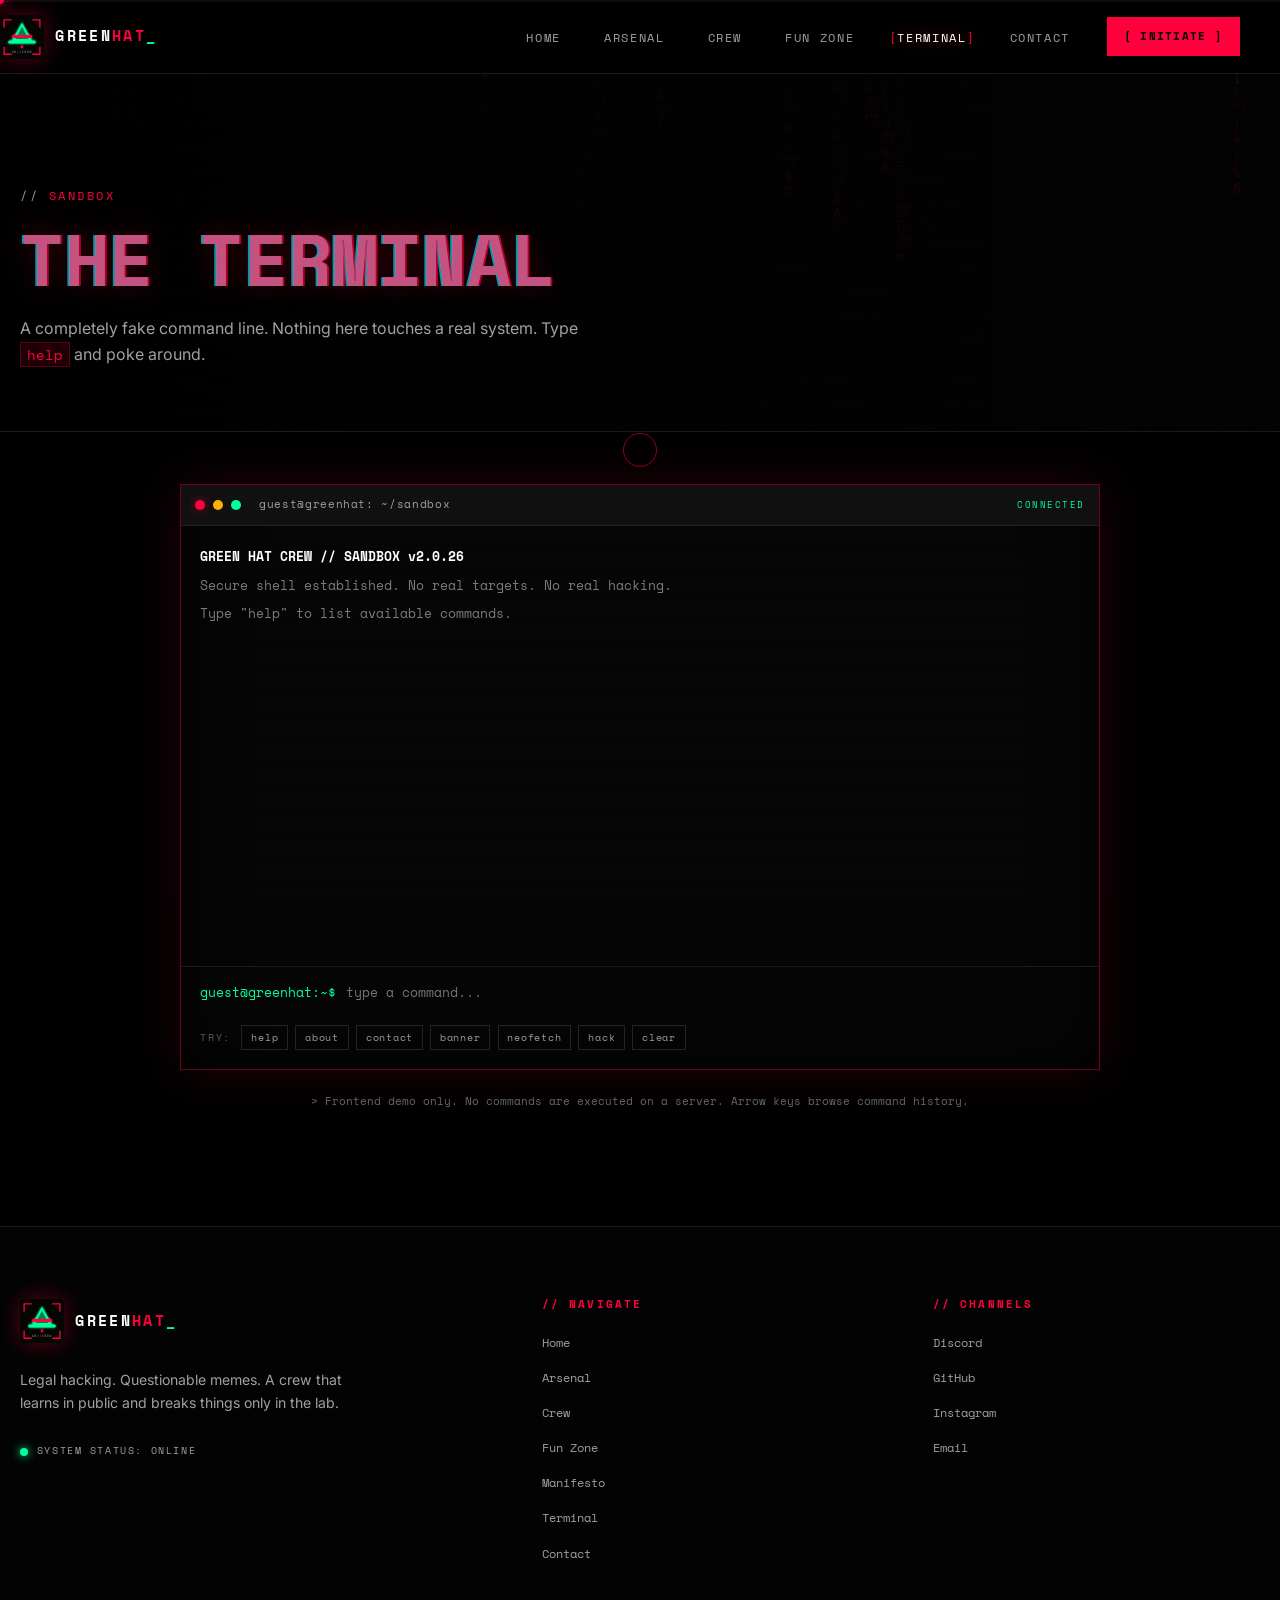
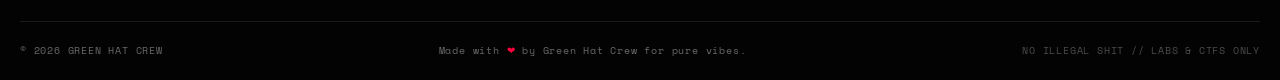
<file: terminal.html>
<!DOCTYPE html>
<html lang="en">
<head>
  <meta charset="UTF-8">
  <meta name="viewport" content="width=device-width, initial-scale=1.0">
  <title>Terminal // Green Hat Crew</title>
  <meta name="description" content="A fake interactive terminal sandbox for the Green Hat Crew. Type help to begin.">
  <meta name="theme-color" content="#000000">
  <link rel="icon" href="images/logo.svg" type="image/svg+xml">
  <link rel="preconnect" href="https://fonts.googleapis.com">
  <link rel="preconnect" href="https://fonts.gstatic.com" crossorigin>
  <link href="https://fonts.googleapis.com/css2?family=Inter:wght@300;400;500;600&family=Space+Mono:wght@400;700&display=swap" rel="stylesheet">
  <link rel="stylesheet" href="style.css">
</head>
<body data-page="terminal">
  <a class="skip-link" href="#main">Skip to content</a>

  <canvas id="matrix-canvas" aria-hidden="true"></canvas>
  <div class="scanlines" aria-hidden="true"></div>
  <div class="cursor-dot" aria-hidden="true"></div>
  <div class="cursor-ring" aria-hidden="true"></div>
  <div class="scroll-progress" aria-hidden="true"><span id="scroll-progress-bar"></span></div>

  <header class="navbar">
    <div class="navbar__inner">
      <a class="brand" href="index.html" aria-label="Green Hat Crew home">
        <img class="brand__logo" src="images/logo.svg" alt="" width="44" height="44">
        <span class="brand__text">GREEN<span>HAT</span><em>_</em></span>
      </a>

      <button class="nav-toggle" id="nav-toggle" type="button" aria-label="Toggle navigation" aria-expanded="false" aria-controls="primary-nav">
        <span></span><span></span><span></span>
      </button>

      <nav class="nav" id="primary-nav" aria-label="Primary">
        <ul class="nav__list">
          <li><a class="nav__link" href="index.html">Home</a></li>
          <li><a class="nav__link" href="arsenal.html">Arsenal</a></li>
          <li><a class="nav__link" href="crew.html">Crew</a></li>
          <li><a class="nav__link" href="funzone.html">Fun Zone</a></li>
          <li><a class="nav__link" href="terminal.html">Terminal</a></li>
          <li><a class="nav__link" href="contact.html">Contact</a></li>
        </ul>
        <a class="btn btn--solid btn--sm nav__cta" href="terminal.html">[ INITIATE ]</a>
      </nav>
    </div>
  </header>

  <main id="main">
    <section class="page-head" style="--head-img:url('images/bg4.jpg')">
      <div class="container">
        <p class="section-tag" data-reveal>SANDBOX</p>
        <h1 class="page-title glitch" data-text="THE TERMINAL" data-reveal>THE TERMINAL</h1>
        <p class="page-sub" data-reveal>
          A completely fake command line. Nothing here touches a real system.
          Type <code>help</code> and poke around.
        </p>
      </div>
    </section>

    <section class="section section--tight">
      <div class="container">
        <div class="terminal" id="terminal" data-reveal>
          <div class="terminal__bar">
            <span class="dot dot--red"></span>
            <span class="dot dot--amber"></span>
            <span class="dot dot--green"></span>
            <span class="terminal__title">guest@greenhat: ~/sandbox</span>
            <span class="terminal__status">CONNECTED</span>
          </div>

          <div class="terminal__body" id="terminal-output" aria-live="polite" aria-label="Terminal output"></div>

          <form class="terminal__form" id="terminal-form" autocomplete="off">
            <label class="sr-only" for="terminal-input">Terminal command</label>
            <span class="terminal__prompt" aria-hidden="true">guest@greenhat:~$</span>
            <input id="terminal-input" name="command" type="text" spellcheck="false" autocomplete="off" autocapitalize="off" placeholder="type a command..." aria-label="Type a command">
          </form>

          <div class="terminal__chips">
            <span>TRY:</span>
            <button type="button" data-cmd="help">help</button>
            <button type="button" data-cmd="about">about</button>
            <button type="button" data-cmd="contact">contact</button>
            <button type="button" data-cmd="banner">banner</button>
            <button type="button" data-cmd="neofetch">neofetch</button>
            <button type="button" data-cmd="hack">hack</button>
            <button type="button" data-cmd="clear">clear</button>
          </div>
        </div>

        <p class="terminal__hint">
          &gt; Frontend demo only. No commands are executed on a server.
          Arrow keys browse command history.
        </p>
      </div>
    </section>
  </main>

  <footer class="footer">
    <div class="container footer__grid">
      <div class="footer__brand">
        <a class="brand" href="index.html" aria-label="Green Hat Crew home">
          <img class="brand__logo" src="images/logo.svg" alt="" width="44" height="44">
          <span class="brand__text">GREEN<span>HAT</span><em>_</em></span>
        </a>
        <p>Legal hacking. Questionable memes. A crew that learns in public and breaks things only in the lab.</p>
        <div class="status"><span class="status__dot"></span> SYSTEM STATUS: ONLINE</div>
      </div>

      <div class="footer__col">
        <h3>// NAVIGATE</h3>
        <ul>
          <li><a href="index.html">Home</a></li>
          <li><a href="arsenal.html">Arsenal</a></li>
          <li><a href="crew.html">Crew</a></li>
          <li><a href="funzone.html">Fun Zone</a></li>
          <li><a href="manifesto.html">Manifesto</a></li>
          <li><a href="terminal.html">Terminal</a></li>
          <li><a href="contact.html">Contact</a></li>
        </ul>
      </div>

      <div class="footer__col">
        <h3>// CHANNELS</h3>
        <ul>
          <li><a href="https://discord.com" target="_blank" rel="noopener noreferrer">Discord</a></li>
          <li><a href="https://github.com" target="_blank" rel="noopener noreferrer">GitHub</a></li>
          <li><a href="https://instagram.com/linuxuser.raj" target="_blank" rel="noopener noreferrer">Instagram</a></li>
          <li><a href="mailto:rajgautam@gmail.com">Email</a></li>
        </ul>
      </div>
    </div>

    <div class="footer__bottom container">
      <p>&copy; <span id="year">2026</span> GREEN HAT CREW</p>
      <p>Made with <span class="heart">&#10084;</span> by Green Hat Crew for pure vibes.</p>
      <p class="footer__warn">NO ILLEGAL SHIT // LABS &amp; CTFS ONLY</p>
    </div>
  </footer>

  <script src="script.js"></script>
</body>
</html>
</file>
<file: style.css>
/* ==========================================================================
   GREEN HAT CREW // CYBER VIBE PORTAL
   Global stylesheet — dark theme, red accents, terminal energy.
   ========================================================================== */

:root {
  --bg: #000000;
  --bg-soft: #070707;
  --card: #111111;
  --card-2: #161616;
  --border: #232323;
  --border-soft: #1a1a1a;
  --red: #ff003c;
  --red-dim: #b00028;
  --red-glow: rgba(255, 0, 60, 0.55);
  --red-wash: rgba(255, 0, 60, 0.12);
  --green: #00ff9c;
  --cyan: #00e5ff;
  --white: #ffffff;
  --text: #f5f5f5;
  --muted: #a0a0a0;
  --font-mono: "Space Mono", "Fira Code", ui-monospace, "SFMono-Regular", Consolas, monospace;
  --font-body: "Inter", system-ui, -apple-system, "Segoe UI", Roboto, sans-serif;
  --nav-h: 74px;
  --radius: 2px;
  --maxw: 1240px;
  --ease: cubic-bezier(0.22, 1, 0.36, 1);
}

*,
*::before,
*::after {
  box-sizing: border-box;
}

html {
  scroll-behavior: smooth;
  scroll-padding-top: calc(var(--nav-h) + 24px);
}

body {
  margin: 0;
  background: var(--bg);
  color: var(--text);
  font-family: var(--font-body);
  font-size: 16px;
  line-height: 1.65;
  overflow-x: hidden;
  -webkit-font-smoothing: antialiased;
  text-rendering: optimizeLegibility;
}

body.has-custom-cursor,
body.has-custom-cursor a,
body.has-custom-cursor button,
body.has-custom-cursor input,
body.has-custom-cursor textarea,
body.has-custom-cursor label {
  cursor: none;
}

img {
  max-width: 100%;
  display: block;
}

a {
  color: inherit;
  text-decoration: none;
}

button,
input,
textarea {
  font: inherit;
  color: inherit;
}

::selection {
  background: var(--red);
  color: #000;
}

:focus-visible {
  outline: 2px solid var(--red);
  outline-offset: 3px;
}

h1, h2, h3, h4, h5, h6 {
  margin: 0;
  font-family: var(--font-mono);
  font-weight: 700;
  line-height: 1.05;
  letter-spacing: 0.01em;
  text-transform: uppercase;
}

p {
  margin: 0 0 1rem;
}

ul {
  margin: 0;
  padding: 0;
  list-style: none;
}

strong {
  color: var(--white);
}

code {
  font-family: var(--font-mono);
  font-size: 0.9em;
  color: var(--red);
  background: var(--red-wash);
  border: 1px solid rgba(255, 0, 60, 0.25);
  padding: 0.05em 0.4em;
}

/* ---------- utilities ---------- */

.container {
  width: min(100% - 2.5rem, var(--maxw));
  margin-inline: auto;
}

.sr-only {
  position: absolute;
  width: 1px;
  height: 1px;
  padding: 0;
  margin: -1px;
  overflow: hidden;
  clip: rect(0 0 0 0);
  white-space: nowrap;
  border: 0;
}

.skip-link {
  position: fixed;
  top: -100px;
  left: 1rem;
  z-index: 400;
  background: var(--red);
  color: #000;
  font-family: var(--font-mono);
  font-size: 0.8rem;
  padding: 0.7rem 1rem;
  transition: top 0.2s;
}

.skip-link:focus {
  top: 1rem;
}

.text-red { color: var(--red); }
.text-green { color: var(--green); }
.text-muted { color: var(--muted); }

/* ---------- global overlays ---------- */

#matrix-canvas {
  position: fixed;
  inset: 0;
  width: 100%;
  height: 100%;
  z-index: 0;
  opacity: 0.22;
  pointer-events: none;
}

.scanlines {
  position: fixed;
  inset: 0;
  z-index: 70;
  pointer-events: none;
  opacity: 0.55;
  background: repeating-linear-gradient(
    to bottom,
    rgba(255, 255, 255, 0.028) 0px,
    rgba(255, 255, 255, 0.028) 1px,
    transparent 1px,
    transparent 3px
  );
  mix-blend-mode: overlay;
}

.cursor-dot,
.cursor-ring {
  position: fixed;
  top: 0;
  left: 0;
  border-radius: 50%;
  pointer-events: none;
  z-index: 500;
  opacity: 0;
  transform: translate3d(-50%, -50%, 0);
  will-change: transform;
}

.cursor-dot {
  width: 8px;
  height: 8px;
  background: var(--red);
  box-shadow: 0 0 12px 2px var(--red-glow), 0 0 30px rgba(255, 0, 60, 0.3);
}

.cursor-ring {
  width: 34px;
  height: 34px;
  border: 1px solid rgba(255, 0, 60, 0.55);
  transition: width 0.2s var(--ease), height 0.2s var(--ease), background 0.2s, border-color 0.2s;
}

.has-custom-cursor .cursor-dot,
.has-custom-cursor .cursor-ring {
  opacity: 1;
}

.cursor-ring.is-hovering {
  width: 56px;
  height: 56px;
  background: rgba(255, 0, 60, 0.08);
  border-color: var(--red);
}

.scroll-progress {
  position: fixed;
  top: 0;
  left: 0;
  right: 0;
  height: 2px;
  z-index: 300;
  background: rgba(255, 255, 255, 0.05);
}

.scroll-progress span {
  display: block;
  height: 100%;
  width: 0%;
  background: var(--red);
  box-shadow: 0 0 12px var(--red);
}

/* ---------- reveal animation ---------- */

[data-reveal] {
  opacity: 0;
  transform: translateY(26px);
  transition: opacity 0.8s var(--ease), transform 0.8s var(--ease);
  transition-delay: var(--reveal-delay, 0ms);
}

[data-reveal].is-visible {
  opacity: 1;
  transform: none;
}

/* ---------- buttons ---------- */

.btn {
  --btn-bg: var(--red);
  --btn-fg: #000;
  position: relative;
  display: inline-flex;
  align-items: center;
  justify-content: center;
  gap: 0.55rem;
  padding: 0.95rem 1.7rem;
  border: 1px solid var(--red);
  background: var(--btn-bg);
  color: var(--btn-fg);
  font-family: var(--font-mono);
  font-size: 0.8rem;
  font-weight: 700;
  letter-spacing: 0.12em;
  text-transform: uppercase;
  white-space: nowrap;
  transition: transform 0.25s var(--ease), box-shadow 0.3s, background 0.3s, color 0.3s, border-color 0.3s;
}

.btn:hover {
  transform: translateY(-3px);
  box-shadow: 0 0 22px var(--red-glow), 0 0 48px rgba(255, 0, 60, 0.25);
}

.btn:active {
  transform: translateY(0);
}

.btn--ghost,
.btn--outline {
  background: transparent;
  color: var(--white);
  border-color: #383838;
}

.btn--ghost:hover,
.btn--outline:hover {
  border-color: var(--red);
  color: var(--white);
  background: rgba(255, 0, 60, 0.08);
  box-shadow: 0 0 22px rgba(255, 0, 60, 0.35);
}

.btn--sm {
  padding: 0.68rem 1.1rem;
  font-size: 0.7rem;
}

.btn--solid {
  background: var(--red);
  color: #000;
}

/* ---------- brand ---------- */

.brand {
  display: inline-flex;
  align-items: center;
  gap: 0.7rem;
}

.brand__logo {
  width: 44px;
  height: 44px;
  filter: drop-shadow(0 0 10px rgba(255, 0, 60, 0.35));
}

.brand__text {
  font-family: var(--font-mono);
  font-size: 0.92rem;
  font-weight: 700;
  letter-spacing: 0.16em;
  color: var(--white);
  white-space: nowrap;
}

.brand__text span {
  color: var(--red);
}

.brand__text em {
  font-style: normal;
  color: var(--green);
  animation: blink 1.1s steps(1) infinite;
}

/* ---------- navbar ---------- */

.navbar {
  position: fixed;
  top: 0;
  left: 0;
  right: 0;
  z-index: 200;
  height: var(--nav-h);
  display: flex;
  align-items: center;
  background: rgba(0, 0, 0, 0.78);
  border-bottom: 1px solid var(--border-soft);
  backdrop-filter: blur(14px);
  -webkit-backdrop-filter: blur(14px);
  transition: background 0.3s, border-color 0.3s;
}

.navbar.is-scrolled {
  background: rgba(0, 0, 0, 0.94);
  border-bottom-color: #2a2a2a;
}

.navbar__inner {
  display: flex;
  align-items: center;
  justify-content: space-between;
  gap: 1.5rem;
  width: min(100% - 2.5rem, var(--maxw));
}

.nav {
  display: flex;
  align-items: center;
  gap: 1.75rem;
}

.nav__list {
  display: flex;
  align-items: center;
  gap: 1.6rem;
}

.nav__link {
  position: relative;
  font-family: var(--font-mono);
  font-size: 0.74rem;
  letter-spacing: 0.14em;
  text-transform: uppercase;
  color: var(--muted);
  padding: 0.4rem 0;
  transition: color 0.2s, text-shadow 0.2s;
}

.nav__link::before,
.nav__link::after {
  color: var(--red);
  opacity: 0;
  transition: opacity 0.2s, transform 0.2s;
  display: inline-block;
}

.nav__link::before { content: "["; transform: translateX(4px); }
.nav__link::after { content: "]"; transform: translateX(-4px); }

.nav__link:hover,
.nav__link.is-active {
  color: var(--white);
  text-shadow: 0 0 14px var(--red-glow);
}

.nav__link:hover::before,
.nav__link:hover::after,
.nav__link.is-active::before,
.nav__link.is-active::after {
  opacity: 1;
  transform: none;
}

.nav__cta {
  padding: 0.6rem 1rem;
  font-size: 0.66rem;
}

.nav-toggle {
  display: none;
  flex-direction: column;
  justify-content: center;
  gap: 5px;
  width: 44px;
  height: 44px;
  padding: 0 10px;
  background: transparent;
  border: 1px solid var(--border);
  transition: border-color 0.2s;
}

.nav-toggle span {
  display: block;
  height: 2px;
  width: 100%;
  background: var(--white);
  transition: transform 0.3s var(--ease), opacity 0.2s, background 0.2s;
}

.nav-toggle:hover {
  border-color: var(--red);
}

.nav-open .nav-toggle span:nth-child(1) { transform: translateY(7px) rotate(45deg); background: var(--red); }
.nav-open .nav-toggle span:nth-child(2) { opacity: 0; }
.nav-open .nav-toggle span:nth-child(3) { transform: translateY(-7px) rotate(-45deg); background: var(--red); }

/* ---------- page scaffolding ---------- */

main {
  position: relative;
  z-index: 1;
}

.section {
  position: relative;
  padding: clamp(4.5rem, 9vw, 7.5rem) 0;
}

.section--tight {
  padding-top: clamp(2rem, 4vw, 3.25rem);
}

.section-head {
  max-width: 720px;
  margin-bottom: clamp(2.5rem, 5vw, 4rem);
}

.section-tag {
  display: block;
  margin-bottom: 1.1rem;
  font-family: var(--font-mono);
  font-size: 0.72rem;
  letter-spacing: 0.22em;
  text-transform: uppercase;
  color: var(--red);
}

.section-tag::before {
  content: "// ";
  color: var(--muted);
}

.section-title {
  font-size: clamp(1.8rem, 4.2vw, 3.2rem);
  margin-bottom: 1.1rem;
}

.section-sub {
  color: var(--muted);
  font-size: 1rem;
  max-width: 62ch;
  margin: 0;
}

.page-head {
  position: relative;
  padding: calc(var(--nav-h) + clamp(4rem, 9vw, 7rem)) 0 clamp(2.5rem, 5vw, 4rem);
  border-bottom: 1px solid var(--border-soft);
  overflow: hidden;
}

.page-head::before {
  content: "";
  position: absolute;
  inset: 0;
  background-image: var(--head-img, none);
  background-size: cover;
  background-position: center;
  opacity: 0.22;
  filter: grayscale(0.4);
  z-index: -1;
}

.page-head::after {
  content: "";
  position: absolute;
  inset: 0;
  background: linear-gradient(90deg, #000 0%, rgba(0, 0, 0, 0.72) 45%, rgba(0, 0, 0, 0.35) 100%);
  z-index: -1;
}

.page-title {
  font-size: clamp(2.1rem, 6vw, 4.5rem);
  line-height: 1;
  margin-bottom: 1.25rem;
  word-break: break-word;
}

.page-sub {
  max-width: 60ch;
  color: var(--muted);
  margin: 0;
}

/* ---------- glitch text ---------- */

.glitch {
  position: relative;
  display: inline-block;
  color: var(--white);
  text-shadow: 0 0 28px rgba(255, 0, 60, 0.25);
}

.glitch::before,
.glitch::after {
  content: attr(data-text);
  position: absolute;
  top: 0;
  left: 0;
  width: 100%;
  height: 100%;
  pointer-events: none;
  opacity: 0.65;
}

.glitch::before {
  color: var(--cyan);
  text-shadow: -2px 0 var(--cyan);
  animation: glitch-a 3.4s steps(1) infinite;
}

.glitch::after {
  color: var(--red);
  text-shadow: 2px 0 var(--red);
  animation: glitch-b 2.9s steps(1) infinite;
}

@keyframes glitch-a {
  0%, 100% { clip-path: inset(0 0 100% 0); transform: none; }
  5% { clip-path: inset(12% 0 74% 0); transform: translate(-4px, -1px); }
  8% { clip-path: inset(44% 0 42% 0); transform: translate(4px, 1px); }
  11% { clip-path: inset(72% 0 12% 0); transform: translate(-2px, 0); }
  14% { clip-path: inset(0 0 100% 0); }
  48% { clip-path: inset(0 0 100% 0); }
  50% { clip-path: inset(28% 0 58% 0); transform: translate(3px, 0); }
  52% { clip-path: inset(0 0 100% 0); }
  78% { clip-path: inset(0 0 100% 0); }
  80% { clip-path: inset(62% 0 24% 0); transform: translate(-4px, 0); }
  82% { clip-path: inset(0 0 100% 0); }
}

@keyframes glitch-b {
  0%, 100% { clip-path: inset(0 0 100% 0); transform: none; }
  7% { clip-path: inset(64% 0 18% 0); transform: translate(4px, 0); }
  10% { clip-path: inset(22% 0 66% 0); transform: translate(-3px, 1px); }
  13% { clip-path: inset(0 0 100% 0); }
  45% { clip-path: inset(0 0 100% 0); }
  47% { clip-path: inset(38% 0 48% 0); transform: translate(-4px, 0); }
  49% { clip-path: inset(0 0 100% 0); }
  84% { clip-path: inset(0 0 100% 0); }
  86% { clip-path: inset(78% 0 8% 0); transform: translate(3px, 0); }
  88% { clip-path: inset(0 0 100% 0); }
}

@keyframes blink {
  0%, 49% { opacity: 1; }
  50%, 100% { opacity: 0; }
}

/* ---------- hero / home ---------- */

.hero {
  position: relative;
  min-height: 100vh;
  min-height: 100svh;
  display: flex;
  align-items: center;
  justify-content: center;
  padding: calc(var(--nav-h) + 3rem) 0 6rem;
  overflow: hidden;
  text-align: center;
}

.hero__bg {
  position: absolute;
  inset: -4%;
  background:
    linear-gradient(180deg, rgba(0, 0, 0, 0.72) 0%, rgba(0, 0, 0, 0.5) 40%, rgba(0, 0, 0, 0.94) 100%),
    linear-gradient(90deg, rgba(0, 0, 0, 0.6), rgba(0, 0, 0, 0.1) 50%, rgba(0, 0, 0, 0.6)),
    url("images/bg1.jpg") center / cover no-repeat,
    radial-gradient(circle at 50% 35%, #1a0008, #000 70%);
  animation: hero-drift 24s ease-in-out infinite alternate;
}

.hero__bg::after {
  content: "";
  position: absolute;
  inset: 0;
  background: linear-gradient(180deg, transparent 52%, #000 100%);
}

@keyframes hero-drift {
  from { transform: scale(1.02) translate3d(0, 0, 0); }
  to { transform: scale(1.08) translate3d(0, -12px, 0); }
}

.hero__inner {
  position: relative;
  z-index: 1;
  max-width: 1080px;
}

.hero__kicker {
  display: inline-block;
  margin-bottom: 1.6rem;
  padding: 0.35rem 0.8rem;
  border: 1px solid rgba(255, 0, 60, 0.4);
  background: rgba(255, 0, 60, 0.07);
  font-family: var(--font-mono);
  font-size: 0.7rem;
  letter-spacing: 0.2em;
  color: var(--red);
}

.hero__title {
  font-size: clamp(2.7rem, 9.4vw, 7.4rem);
  line-height: 0.92;
  letter-spacing: 0.01em;
  margin-bottom: 1.9rem;
  text-shadow: 0 0 60px rgba(255, 0, 60, 0.22);
}

.hero__type {
  font-family: var(--font-mono);
  font-size: clamp(0.8rem, 1.7vw, 1.05rem);
  color: var(--text);
  min-height: 1.8em;
  margin-bottom: 1.4rem;
}

.hero__type .prompt {
  color: var(--green);
}

.type-caret {
  display: inline-block;
  width: 0.6em;
  height: 1.05em;
  margin-left: 2px;
  background: var(--red);
  vertical-align: -0.18em;
  box-shadow: 0 0 10px var(--red-glow);
  animation: blink 0.9s steps(1) infinite;
}

.hero__lede {
  max-width: 58ch;
  margin: 0 auto 2.4rem;
  color: var(--muted);
  font-size: clamp(0.95rem, 1.5vw, 1.08rem);
}

.hero__actions {
  display: flex;
  flex-wrap: wrap;
  align-items: center;
  justify-content: center;
  gap: 1rem;
}

.scroll-cue {
  position: absolute;
  bottom: 1.8rem;
  left: 50%;
  transform: translateX(-50%);
  z-index: 2;
  display: flex;
  flex-direction: column;
  align-items: center;
  gap: 0.7rem;
  font-family: var(--font-mono);
  font-size: 0.6rem;
  letter-spacing: 0.3em;
  color: var(--muted);
}

.scroll-cue i {
  display: block;
  width: 1px;
  height: 46px;
  background: linear-gradient(to bottom, var(--red), transparent);
  animation: scroll-pulse 1.8s ease-in-out infinite;
}

@keyframes scroll-pulse {
  0%, 100% { opacity: 0.25; transform: scaleY(0.6); transform-origin: top; }
  50% { opacity: 1; transform: scaleY(1); }
}

/* ---------- stats ---------- */

.stats {
  border-top: 1px solid var(--border-soft);
  border-bottom: 1px solid var(--border-soft);
  background: rgba(0, 0, 0, 0.6);
}

.stats__grid {
  display: grid;
  grid-template-columns: repeat(3, 1fr);
}

.stat {
  padding: clamp(2rem, 4vw, 3.25rem) 1.5rem;
  text-align: center;
  border-left: 1px solid var(--border-soft);
}

.stat:first-child {
  border-left: 0;
}

.stat__num {
  display: block;
  font-family: var(--font-mono);
  font-size: clamp(2.2rem, 5vw, 4rem);
  font-weight: 700;
  line-height: 1;
  color: var(--white);
  text-shadow: 0 0 26px rgba(255, 0, 60, 0.35);
  font-variant-numeric: tabular-nums;
}

.stat__num::after {
  content: attr(data-suffix);
  color: var(--red);
}

.stat__label {
  display: block;
  margin-top: 0.8rem;
  font-family: var(--font-mono);
  font-size: 0.68rem;
  letter-spacing: 0.22em;
  color: var(--muted);
}

/* ---------- preview cards (home) ---------- */

.preview-grid {
  display: grid;
  grid-template-columns: repeat(3, 1fr);
  gap: 1rem;
}

.preview-card {
  position: relative;
  display: flex;
  flex-direction: column;
  gap: 0.8rem;
  padding: 2rem 1.6rem;
  background: var(--card);
  border: 1px solid var(--border);
  overflow: hidden;
  transition: transform 0.35s var(--ease), border-color 0.3s, box-shadow 0.3s, background 0.3s;
}

.preview-card::before {
  content: "";
  position: absolute;
  top: 0;
  left: 0;
  right: 0;
  height: 2px;
  background: var(--red);
  transform: scaleX(0);
  transform-origin: left;
  transition: transform 0.4s var(--ease);
}

.preview-card:hover {
  transform: translateY(-6px);
  border-color: rgba(255, 0, 60, 0.45);
  background: var(--card-2);
  box-shadow: 0 18px 50px rgba(0, 0, 0, 0.55), 0 0 22px rgba(255, 0, 60, 0.14);
}

.preview-card:hover::before {
  transform: scaleX(1);
}

.preview-card__index {
  font-family: var(--font-mono);
  font-size: 0.7rem;
  letter-spacing: 0.2em;
  color: var(--red);
}

.preview-card h3 {
  font-size: 1.15rem;
  letter-spacing: 0.06em;
}

.preview-card p {
  margin: 0;
  color: var(--muted);
  font-size: 0.92rem;
}

.preview-card__link {
  margin-top: auto;
  padding-top: 1rem;
  font-family: var(--font-mono);
  font-size: 0.68rem;
  letter-spacing: 0.16em;
  color: var(--red);
}

/* ---------- arsenal ---------- */

.filter-bar {
  margin-bottom: clamp(2rem, 4vw, 3rem);
}

.search {
  display: flex;
  align-items: center;
  gap: 0.8rem;
  width: min(100%, 620px);
  padding: 0.65rem 0.9rem;
  background: var(--card);
  border: 1px solid var(--border);
  transition: border-color 0.25s, box-shadow 0.25s;
}

.search:focus-within {
  border-color: var(--red);
  box-shadow: 0 0 22px rgba(255, 0, 60, 0.2);
}

.search__prompt {
  font-family: var(--font-mono);
  color: var(--green);
  font-size: 0.9rem;
}

.search input {
  flex: 1;
  min-width: 0;
  padding: 0.3rem 0;
  background: transparent;
  border: 0;
  outline: none;
  font-family: var(--font-mono);
  font-size: 0.85rem;
  color: var(--white);
}

.search input::placeholder {
  color: #5c5c5c;
}

.search__count {
  font-family: var(--font-mono);
  font-size: 0.65rem;
  letter-spacing: 0.12em;
  color: var(--muted);
  white-space: nowrap;
  border-left: 1px solid var(--border);
  padding-left: 0.85rem;
}

.arsenal-grid {
  display: grid;
  grid-template-columns: repeat(auto-fit, minmax(290px, 1fr));
  gap: 1.1rem;
}

.tool-card {
  position: relative;
  display: flex;
  flex-direction: column;
  min-height: 320px;
  padding: 1.7rem 1.6rem;
  background: var(--card);
  border: 1px solid var(--border);
  overflow: hidden;
  isolation: isolate;
  transform-style: preserve-3d;
  transition: transform 0.35s var(--ease), border-color 0.3s, box-shadow 0.3s;
}

.tool-card.is-tilting {
  transition: transform 0.08s linear, border-color 0.3s, box-shadow 0.3s;
}

.tool-card::before {
  content: "";
  position: absolute;
  inset: 0;
  z-index: -2;
  background-image: var(--card-img, none);
  background-size: cover;
  background-position: center;
  opacity: 0.09;
  filter: grayscale(1) contrast(1.2);
  transition: opacity 0.35s, filter 0.35s;
}

.tool-card::after {
  content: "";
  position: absolute;
  inset: 0;
  z-index: -1;
  background:
    linear-gradient(160deg, rgba(255, 0, 60, 0.1), transparent 45%),
    repeating-linear-gradient(to bottom, transparent 0 3px, rgba(0, 0, 0, 0.18) 3px 4px);
  opacity: 0;
  transition: opacity 0.35s;
  pointer-events: none;
}

.tool-card:hover,
.tool-card:focus-within {
  border-color: rgba(255, 0, 60, 0.6);
  box-shadow: 0 0 26px rgba(255, 0, 60, 0.16), inset 0 0 40px rgba(255, 0, 60, 0.05);
}

.tool-card:hover::before {
  opacity: 0.2;
  filter: grayscale(0.4) contrast(1.1);
}

.tool-card:hover::after {
  opacity: 1;
}

.tool-card__top {
  display: flex;
  align-items: flex-start;
  justify-content: space-between;
  margin-bottom: 1.6rem;
}

.tool-card__icon {
  display: grid;
  place-items: center;
  width: 46px;
  height: 46px;
  border: 1px solid rgba(255, 0, 60, 0.4);
  background: rgba(255, 0, 60, 0.08);
  color: var(--red);
  transition: box-shadow 0.3s, background 0.3s;
}

.tool-card:hover .tool-card__icon {
  background: rgba(255, 0, 60, 0.16);
  box-shadow: 0 0 18px rgba(255, 0, 60, 0.35);
}

.tool-card__icon svg {
  width: 24px;
  height: 24px;
}

.tool-card__id {
  font-family: var(--font-mono);
  font-size: 0.62rem;
  letter-spacing: 0.2em;
  color: #5c5c5c;
}

.tool-card__title {
  font-size: 1.18rem;
  letter-spacing: 0.04em;
  margin-bottom: 0.7rem;
  color: var(--white);
}

.tool-card p {
  color: var(--muted);
  font-size: 0.9rem;
  margin-bottom: 1rem;
}

.tool-card__term {
  font-family: var(--font-mono);
  font-size: 0.7rem;
  color: var(--red);
  opacity: 0.75;
  margin-bottom: 1.1rem;
}

.tags {
  display: flex;
  flex-wrap: wrap;
  gap: 0.4rem;
  margin-top: auto;
}

.tags li {
  font-family: var(--font-mono);
  font-size: 0.6rem;
  letter-spacing: 0.1em;
  padding: 0.2rem 0.5rem;
  border: 1px solid var(--border);
  color: var(--muted);
}

.tool-card.is-hidden,
.crew-card.is-hidden {
  display: none;
}

.empty-state {
  margin-top: 2rem;
  font-family: var(--font-mono);
  font-size: 0.85rem;
  color: var(--muted);
  border-left: 2px solid var(--red);
  padding-left: 1rem;
}

/* ---------- crew ---------- */

.crew-grid {
  display: grid;
  grid-template-columns: repeat(auto-fit, minmax(255px, 1fr));
  gap: 1.1rem;
}

.crew-card {
  background: var(--card);
  border: 1px solid var(--border);
  transition: transform 0.35s var(--ease), border-color 0.3s, box-shadow 0.3s;
}

.crew-card:hover {
  transform: translateY(-5px);
  border-color: rgba(255, 0, 60, 0.5);
  box-shadow: 0 18px 44px rgba(0, 0, 0, 0.5), 0 0 20px rgba(255, 0, 60, 0.12);
}

.crew-card__avatar {
  position: relative;
  aspect-ratio: 1;
  overflow: hidden;
  background: #050505;
  border-bottom: 1px solid var(--border);
}

.crew-card__avatar img {
  width: 100%;
  height: 100%;
  object-fit: cover;
  image-rendering: pixelated;
  filter: grayscale(0.5) contrast(1.05);
  transition: filter 0.4s, transform 0.6s var(--ease);
}

.crew-card:hover .crew-card__avatar img {
  filter: grayscale(0) contrast(1.1);
  transform: scale(1.04);
}

.crew-card__avatar::after {
  content: "";
  position: absolute;
  inset: 0;
  background: repeating-linear-gradient(to bottom, rgba(0, 0, 0, 0.28) 0 1px, transparent 1px 3px);
  opacity: 0.5;
  pointer-events: none;
}

.crew-card__scan {
  position: absolute;
  left: 0;
  right: 0;
  top: -35%;
  height: 30%;
  z-index: 2;
  background: linear-gradient(to bottom, transparent, rgba(255, 0, 60, 0.35), transparent);
  opacity: 0;
  pointer-events: none;
}

.crew-card:hover .crew-card__scan {
  opacity: 1;
  animation: avatar-scan 1.2s linear infinite;
}

@keyframes avatar-scan {
  from { top: -35%; }
  to { top: 105%; }
}

.crew-card__socials {
  position: absolute;
  inset: auto 0 0 0;
  z-index: 3;
  display: flex;
  justify-content: center;
  gap: 0.5rem;
  padding: 0.8rem;
  background: linear-gradient(to top, rgba(0, 0, 0, 0.86), transparent);
  opacity: 0;
  transform: translateY(10px);
  transition: opacity 0.3s, transform 0.3s;
}

.crew-card:hover .crew-card__socials,
.crew-card:focus-within .crew-card__socials {
  opacity: 1;
  transform: none;
}

.crew-card__socials a {
  display: grid;
  place-items: center;
  width: 34px;
  height: 34px;
  border: 1px solid rgba(255, 0, 60, 0.5);
  background: rgba(0, 0, 0, 0.7);
  font-family: var(--font-mono);
  font-size: 0.6rem;
  color: var(--white);
  transition: background 0.2s, box-shadow 0.2s;
}

.crew-card__socials a:hover {
  background: var(--red);
  color: #000;
  box-shadow: 0 0 16px var(--red-glow);
}

.crew-card__body {
  padding: 1.35rem 1.3rem 1.5rem;
}

.crew-card__head {
  display: flex;
  align-items: center;
  justify-content: space-between;
  gap: 0.6rem;
  margin-bottom: 0.65rem;
}

.crew-card__head h2 {
  font-size: 1.05rem;
  letter-spacing: 0.04em;
}

.crew-card__role {
  font-family: var(--font-mono);
  font-size: 0.56rem;
  letter-spacing: 0.14em;
  color: var(--red);
  border: 1px solid rgba(255, 0, 60, 0.35);
  padding: 0.15rem 0.4rem;
  white-space: nowrap;
}

.crew-card__body p {
  margin: 0;
  color: var(--muted);
  font-size: 0.86rem;
}

.crew-card__meta {
  margin-top: 0.9rem !important;
  padding-top: 0.85rem;
  border-top: 1px solid var(--border-soft);
  font-family: var(--font-mono);
  font-size: 0.64rem !important;
  letter-spacing: 0.06em;
  color: #6f6f6f !important;
}

/* ---------- forms / join ---------- */

.join {
  border-top: 1px solid var(--border-soft);
  background: linear-gradient(180deg, rgba(255, 0, 60, 0.04), transparent);
}

.join__grid {
  display: grid;
  grid-template-columns: 1fr 1fr;
  gap: clamp(2rem, 5vw, 4.5rem);
  align-items: start;
}

.join__copy h2 {
  font-size: clamp(1.7rem, 3.6vw, 2.7rem);
  margin-bottom: 1.2rem;
}

.join__copy p {
  color: var(--muted);
  max-width: 44ch;
}

.form {
  display: flex;
  flex-direction: column;
  gap: 1.1rem;
  padding: clamp(1.5rem, 3vw, 2.25rem);
  background: var(--card);
  border: 1px solid var(--border);
  box-shadow: inset 0 0 60px rgba(255, 0, 60, 0.03);
}

.form label {
  display: flex;
  flex-direction: column;
  gap: 0.5rem;
  font-family: var(--font-mono);
  font-size: 0.66rem;
  letter-spacing: 0.16em;
  color: var(--muted);
  text-transform: uppercase;
}

.form input,
.form textarea {
  width: 100%;
  padding: 0.8rem 0.9rem;
  background: #0a0a0a;
  border: 1px solid var(--border);
  color: var(--white);
  font-family: var(--font-mono);
  font-size: 0.85rem;
  letter-spacing: 0.02em;
  outline: none;
  resize: vertical;
  transition: border-color 0.25s, box-shadow 0.25s;
}

.form input::placeholder,
.form textarea::placeholder {
  color: #555;
}

.form input:focus,
.form textarea:focus {
  border-color: var(--red);
  box-shadow: 0 0 18px rgba(255, 0, 60, 0.18);
}

.form .btn {
  align-self: flex-start;
  margin-top: 0.3rem;
}

.form__note {
  margin: 0;
  font-family: var(--font-mono);
  font-size: 0.64rem;
  color: #666;
}

/* ---------- fun zone ---------- */

.countdown {
  position: relative;
  padding: clamp(1.6rem, 4vw, 2.6rem);
  background:
    linear-gradient(140deg, rgba(255, 0, 60, 0.08), transparent 60%),
    var(--card);
  border: 1px solid var(--border);
  text-align: center;
  overflow: hidden;
}

.countdown::before,
.countdown::after {
  content: "";
  position: absolute;
  width: 22px;
  height: 22px;
  border: 2px solid var(--red);
}

.countdown::before {
  top: 10px;
  left: 10px;
  border-right: 0;
  border-bottom: 0;
}

.countdown::after {
  bottom: 10px;
  right: 10px;
  border-left: 0;
  border-top: 0;
}

.countdown__label {
  margin-bottom: 1.1rem;
  font-family: var(--font-mono);
  font-size: 0.66rem;
  letter-spacing: 0.26em;
  color: var(--red);
}

.countdown__clock {
  display: flex;
  align-items: flex-start;
  justify-content: center;
  gap: clamp(0.4rem, 2vw, 1.1rem);
  font-family: var(--font-mono);
  font-variant-numeric: tabular-nums;
}

.countdown__clock > div {
  display: flex;
  flex-direction: column;
  align-items: center;
  min-width: clamp(3.2rem, 9vw, 5.2rem);
}

.countdown__clock span {
  font-size: clamp(1.9rem, 6.5vw, 3.7rem);
  font-weight: 700;
  line-height: 1;
  color: var(--white);
  text-shadow: 0 0 24px rgba(255, 0, 60, 0.45);
}

.countdown__clock small {
  margin-top: 0.55rem;
  font-size: 0.56rem;
  letter-spacing: 0.22em;
  color: var(--muted);
}

.countdown__sep {
  font-size: clamp(1.6rem, 5vw, 3rem);
  color: var(--red);
  line-height: 1.1;
}

.countdown__meta {
  margin: 1.2rem 0 0;
  font-family: var(--font-mono);
  font-size: 0.66rem;
  letter-spacing: 0.08em;
  color: var(--muted);
}

.marquee {
  overflow: hidden;
  background: var(--red);
  border-top: 1px solid #000;
  border-bottom: 1px solid #000;
  padding: 0.65rem 0;
  user-select: none;
}

.marquee--dark {
  background: #000;
  border-top-color: var(--red);
  border-bottom-color: var(--red);
}

.marquee__track {
  display: flex;
  width: max-content;
  animation: marquee 26s linear infinite;
}

.marquee:hover .marquee__track {
  animation-play-state: paused;
}

.marquee__group {
  display: flex;
  flex-shrink: 0;
  gap: 0;
}

.marquee__group span {
  font-family: var(--font-mono);
  font-size: 0.72rem;
  font-weight: 700;
  letter-spacing: 0.22em;
  color: #000;
  padding-right: 2.2rem;
  white-space: nowrap;
}

.marquee--dark .marquee__group span {
  color: var(--red);
}

@keyframes marquee {
  to { transform: translateX(-50%); }
}

.red-panel {
  background: var(--red);
  color: #050505;
  position: relative;
  overflow: hidden;
}

.red-panel::before {
  content: "";
  position: absolute;
  inset: 0;
  background-image:
    repeating-linear-gradient(to bottom, rgba(0, 0, 0, 0.1) 0 1px, transparent 1px 4px),
    radial-gradient(circle at 80% 0%, rgba(0, 0, 0, 0.2), transparent 55%);
  pointer-events: none;
}

.red-panel .container {
  position: relative;
  z-index: 1;
}

.red-panel__head {
  max-width: 720px;
  margin-bottom: clamp(2rem, 4vw, 3rem);
}

.red-panel .section-tag {
  color: #050505;
  font-weight: 700;
}

.red-panel .section-tag::before {
  color: rgba(0, 0, 0, 0.5);
}

.red-panel h2 {
  font-size: clamp(1.9rem, 4.6vw, 3.4rem);
  margin-bottom: 1rem;
}

.red-panel p {
  max-width: 60ch;
  color: rgba(0, 0, 0, 0.78);
}

.mission-grid {
  display: grid;
  grid-template-columns: repeat(auto-fit, minmax(240px, 1fr));
  gap: 1rem;
}

.mission-card {
  position: relative;
  display: flex;
  flex-direction: column;
  gap: 0.7rem;
  padding: 1.6rem 1.4rem;
  background: rgba(0, 0, 0, 0.03);
  border: 2px solid rgba(0, 0, 0, 0.8);
  text-align: left;
  color: #050505;
  transition: background 0.3s, color 0.3s, transform 0.3s var(--ease), box-shadow 0.3s;
}

.mission-card:hover,
.mission-card:focus-visible {
  background: #050505;
  color: var(--white);
  transform: translateY(-6px);
  box-shadow: 0 18px 36px rgba(0, 0, 0, 0.4);
}

.mission-card__id {
  font-family: var(--font-mono);
  font-size: 0.6rem;
  letter-spacing: 0.22em;
  opacity: 0.65;
}

.mission-card__icon {
  display: block;
  margin-bottom: 0.35rem;
  color: inherit;
  opacity: 0.85;
  transition: transform 0.3s var(--ease), opacity 0.3s;
}

.mission-card__icon svg {
  width: 30px;
  height: 30px;
}

.mission-card:hover .mission-card__icon {
  transform: translateY(-2px);
  opacity: 1;
}

.mission-card h3 {
  font-size: 1.15rem;
  letter-spacing: 0.04em;
}

.mission-card p {
  margin: 0;
  font-size: 0.88rem;
  color: inherit;
  opacity: 0.8;
}

.mission-card__cta {
  margin-top: auto;
  padding-top: 0.9rem;
  font-family: var(--font-mono);
  font-size: 0.64rem;
  letter-spacing: 0.18em;
  color: var(--red);
  opacity: 0;
  transform: translateX(-6px);
  transition: opacity 0.3s, transform 0.3s;
}

.mission-card:hover .mission-card__cta,
.mission-card:focus-visible .mission-card__cta {
  opacity: 1;
  transform: none;
}

.mission-card:hover h3 {
  animation: text-jolt 0.28s steps(2) 1;
}

@keyframes text-jolt {
  0% { transform: translateX(0); }
  33% { transform: translateX(-2px); }
  66% { transform: translateX(2px); }
  100% { transform: translateX(0); }
}

.vibe-strip {
  display: grid;
  grid-template-columns: repeat(3, 1fr);
  gap: 1px;
  background: var(--border);
  border: 1px solid var(--border);
}

.vibe-strip > div {
  background: var(--bg-soft);
  padding: 1.5rem 1.4rem;
}

.vibe-strip h3 {
  font-size: 0.82rem;
  letter-spacing: 0.1em;
  margin-bottom: 0.4rem;
  color: var(--red);
}

.vibe-strip p {
  margin: 0;
  font-size: 0.85rem;
  color: var(--muted);
}

/* ---------- manifesto ---------- */

.manifesto {
  display: grid;
  grid-template-columns: minmax(0, 1.15fr) minmax(0, 0.85fr);
  gap: clamp(2rem, 5vw, 5rem);
  align-items: start;
}

.manifesto__text .page-title {
  margin-bottom: 1.6rem;
}

.reveal-text {
  color: var(--muted);
  font-size: clamp(0.95rem, 1.4vw, 1.06rem);
  line-height: 1.85;
  margin-bottom: 1.5rem;
}

.reveal-text .char {
  opacity: 0.12;
  color: var(--muted);
  transition: opacity 0.45s linear, color 0.45s linear;
}

.reveal-text .char.is-lit {
  opacity: 1;
  color: var(--text);
}

.manifesto__lead {
  font-family: var(--font-mono);
  font-size: clamp(1rem, 1.8vw, 1.2rem);
  color: var(--white);
  margin-bottom: 2rem;
  border-left: 2px solid var(--red);
  padding-left: 1.1rem;
  line-height: 1.7;
}

.rules {
  display: grid;
  gap: 0.85rem;
  margin: 2rem 0;
}

.rules li {
  display: flex;
  gap: 0.8rem;
  align-items: flex-start;
  font-size: 0.92rem;
  color: var(--muted);
}

.rules li::before {
  content: ">";
  flex-shrink: 0;
  font-family: var(--font-mono);
  color: var(--red);
  font-weight: 700;
}

.rules strong {
  color: var(--white);
}

.codeblock {
  margin-top: 2rem;
  padding: 1.2rem 1.3rem;
  background: #070707;
  border: 1px solid var(--border);
  border-left: 2px solid var(--red);
  font-family: var(--font-mono);
  font-size: 0.76rem;
  line-height: 1.9;
  color: var(--muted);
  overflow-x: auto;
}

.codeblock .line-cmd { color: var(--green); }
.codeblock .line-key { color: var(--red); }

.manifesto__media {
  position: sticky;
  top: calc(var(--nav-h) + 2rem);
}

.frame {
  position: relative;
  padding: 10px;
  border: 1px solid rgba(255, 0, 60, 0.4);
  background: #050505;
  overflow: hidden;
  box-shadow: 0 0 40px rgba(255, 0, 60, 0.1);
}

.frame img {
  width: 100%;
  aspect-ratio: 4 / 5;
  object-fit: cover;
  filter: grayscale(0.6) contrast(1.1) brightness(0.85);
}

.frame::after {
  content: "";
  position: absolute;
  inset: 10px;
  background:
    repeating-linear-gradient(to bottom, rgba(0, 0, 0, 0.24) 0 1px, transparent 1px 3px),
    linear-gradient(to top, rgba(0, 0, 0, 0.6), transparent 40%);
  pointer-events: none;
}

.frame__scanline {
  position: absolute;
  left: 10px;
  right: 10px;
  top: 10px;
  height: 40%;
  z-index: 2;
  background: linear-gradient(to bottom, transparent, rgba(255, 0, 60, 0.22), transparent);
  animation: frame-scan 4.5s linear infinite;
  pointer-events: none;
}

@keyframes frame-scan {
  from { transform: translateY(-110%); }
  to { transform: translateY(320%); }
}

.frame__tag {
  position: absolute;
  z-index: 3;
  left: 20px;
  bottom: 20px;
  font-family: var(--font-mono);
  font-size: 0.58rem;
  letter-spacing: 0.18em;
  color: var(--white);
  background: rgba(0, 0, 0, 0.72);
  border: 1px solid rgba(255, 0, 60, 0.4);
  padding: 0.25rem 0.5rem;
}

.frame__caption {
  margin-top: 0.9rem;
  font-family: var(--font-mono);
  font-size: 0.62rem;
  letter-spacing: 0.12em;
  color: #666;
  display: flex;
  justify-content: space-between;
  gap: 1rem;
}

/* ---------- terminal page ---------- */

.terminal {
  max-width: 920px;
  margin: 0 auto;
  border: 1px solid rgba(255, 0, 60, 0.4);
  background: #050505;
  box-shadow: 0 0 45px rgba(255, 0, 60, 0.12), inset 0 0 60px rgba(0, 0, 0, 0.8);
}

.terminal__bar {
  display: flex;
  align-items: center;
  gap: 0.5rem;
  padding: 0.7rem 0.9rem;
  background: #101010;
  border-bottom: 1px solid var(--border);
}

.dot {
  width: 10px;
  height: 10px;
  border-radius: 50%;
  display: inline-block;
}

.dot--red { background: var(--red); box-shadow: 0 0 8px var(--red-glow); }
.dot--amber { background: #ffb000; }
.dot--green { background: var(--green); }

.terminal__title {
  margin-left: 0.6rem;
  font-family: var(--font-mono);
  font-size: 0.68rem;
  letter-spacing: 0.06em;
  color: var(--muted);
}

.terminal__status {
  margin-left: auto;
  font-family: var(--font-mono);
  font-size: 0.58rem;
  letter-spacing: 0.16em;
  color: var(--green);
}

.terminal__body {
  height: min(52vh, 440px);
  overflow-y: auto;
  padding: 1.2rem 1.2rem 0.6rem;
  font-family: var(--font-mono);
  font-size: 0.82rem;
  line-height: 1.75;
  scrollbar-width: thin;
  scrollbar-color: #333 #0a0a0a;
}

.terminal__body::-webkit-scrollbar { width: 8px; }
.terminal__body::-webkit-scrollbar-track { background: #0a0a0a; }
.terminal__body::-webkit-scrollbar-thumb { background: #333; }
.terminal__body::-webkit-scrollbar-thumb:hover { background: var(--red-dim); }

.term-line {
  margin: 0 0 0.35rem;
  white-space: pre-wrap;
  word-break: break-word;
  color: var(--text);
}

.term-line .t-prompt { color: var(--green); }
.term-line .t-cmd { color: var(--white); }
.term-line--dim { color: #7c7c7c; }
.term-line--accent { color: var(--red); }
.term-line--ok { color: var(--green); }
.term-line--err { color: #ff5c5c; }
.term-line--head { color: var(--white); font-weight: 700; }

.terminal__form {
  display: flex;
  align-items: center;
  gap: 0.6rem;
  padding: 0.6rem 1.2rem 1rem;
  border-top: 1px solid var(--border-soft);
}

.terminal__prompt {
  font-family: var(--font-mono);
  font-size: 0.8rem;
  color: var(--green);
  white-space: nowrap;
}

#terminal-input {
  flex: 1;
  min-width: 0;
  padding: 0.35rem 0;
  background: transparent;
  border: 0;
  outline: none;
  font-family: var(--font-mono);
  font-size: 0.82rem;
  color: var(--white);
  caret-color: var(--red);
}

.terminal__chips {
  display: flex;
  flex-wrap: wrap;
  align-items: center;
  gap: 0.45rem;
  padding: 0 1.2rem 1.2rem;
  font-family: var(--font-mono);
  font-size: 0.6rem;
}

.terminal__chips > span {
  letter-spacing: 0.18em;
  color: #5c5c5c;
  margin-right: 0.2rem;
}

.terminal__chips button {
  padding: 0.22rem 0.55rem;
  background: transparent;
  border: 1px solid var(--border);
  color: var(--muted);
  font-family: inherit;
  font-size: inherit;
  letter-spacing: 0.08em;
  transition: border-color 0.2s, color 0.2s, background 0.2s;
}

.terminal__chips button:hover {
  border-color: var(--red);
  color: var(--white);
  background: rgba(255, 0, 60, 0.1);
}

.terminal__hint {
  max-width: 920px;
  margin: 1.4rem auto 0;
  font-family: var(--font-mono);
  font-size: 0.68rem;
  color: #666;
  text-align: center;
}

body.page-glitch {
  animation: body-glitch 0.32s steps(2) 2;
}

@keyframes body-glitch {
  0% { transform: translate(0, 0); filter: none; }
  25% { transform: translate(-3px, 2px); filter: hue-rotate(20deg) contrast(1.2); }
  50% { transform: translate(3px, -2px); filter: invert(0.06) saturate(1.6); }
  75% { transform: translate(-2px, -1px); filter: none; }
  100% { transform: translate(0, 0); }
}

/* ---------- contact ---------- */

.contact-page .page-head {
  --head-img: url("images/bg5.jpg");
}

.caret {
  display: inline-block;
  width: 0.5em;
  height: 0.86em;
  margin-left: 0.15em;
  background: var(--red);
  box-shadow: 0 0 14px var(--red-glow);
  vertical-align: -0.08em;
  animation: blink 1s steps(1) infinite;
}

.contact-grid {
  display: grid;
  grid-template-columns: repeat(auto-fit, minmax(260px, 1fr));
  gap: 1rem;
}

.contact-card {
  position: relative;
  display: flex;
  flex-direction: column;
  gap: 0.55rem;
  padding: 1.7rem 1.5rem;
  background: var(--card);
  border: 1px solid var(--border);
  transition: transform 0.3s var(--ease), border-color 0.3s, box-shadow 0.3s;
}

.contact-card:hover {
  transform: translateY(-5px);
  border-color: rgba(255, 0, 60, 0.5);
  box-shadow: 0 16px 40px rgba(0, 0, 0, 0.5), 0 0 18px rgba(255, 0, 60, 0.12);
}

.contact-card__top {
  display: flex;
  align-items: center;
  justify-content: space-between;
  margin-bottom: 0.6rem;
  font-family: var(--font-mono);
  font-size: 0.58rem;
  letter-spacing: 0.18em;
  color: #5c5c5c;
}

.contact-card__icon {
  display: grid;
  place-items: center;
  width: 42px;
  height: 42px;
  border: 1px solid rgba(255, 0, 60, 0.4);
  background: rgba(255, 0, 60, 0.08);
  color: var(--red);
}

.contact-card__icon svg {
  width: 22px;
  height: 22px;
}

.contact-card h2 {
  font-size: 0.72rem;
  letter-spacing: 0.24em;
  color: var(--muted);
}

.contact-card__value {
  margin: 0 0 0.7rem;
  font-family: var(--font-mono);
  font-size: clamp(0.95rem, 2vw, 1.1rem);
  color: var(--white);
  word-break: break-word;
}

.contact-card .btn {
  align-self: flex-start;
  margin-top: auto;
}

.copy-btn.is-copied {
  border-color: var(--green);
  color: var(--green);
  background: rgba(0, 255, 156, 0.08);
  box-shadow: 0 0 18px rgba(0, 255, 156, 0.2);
}

.contact-lower {
  display: grid;
  grid-template-columns: 1fr 1fr;
  gap: clamp(2rem, 5vw, 4rem);
  align-items: start;
  margin-top: clamp(2.5rem, 5vw, 4rem);
}

.contact-note h2 {
  font-size: clamp(1.5rem, 3.4vw, 2.3rem);
  margin-bottom: 1rem;
}

.contact-note p {
  color: var(--muted);
  max-width: 44ch;
}

.contact-note .codeblock {
  margin-top: 1.5rem;
}

/* ---------- 404 ---------- */

.page-404 {
  min-height: 100vh;
  display: flex;
  flex-direction: column;
}

.error {
  position: relative;
  z-index: 1;
  flex: 1;
  display: grid;
  place-items: center;
  padding: calc(var(--nav-h) + 2rem) 1.5rem 3rem;
  min-height: 100vh;
  text-align: center;
  background: radial-gradient(circle at 50% 40%, rgba(255, 0, 60, 0.14), transparent 62%);
}

.error__inner {
  max-width: 820px;
}

.error__inner.shake {
  animation: screen-shake 0.6s cubic-bezier(0.36, 0.07, 0.19, 0.97) both;
}

@keyframes screen-shake {
  0%, 100% { transform: translate(0, 0) rotate(0); }
  10% { transform: translate(-8px, 2px) rotate(-0.4deg); }
  20% { transform: translate(7px, -3px) rotate(0.3deg); }
  30% { transform: translate(-6px, -2px); }
  40% { transform: translate(5px, 3px); }
  50% { transform: translate(-4px, 2px); }
  60% { transform: translate(3px, -2px); }
  70% { transform: translate(-2px, 1px); }
  80% { transform: translate(2px, -1px); }
  90% { transform: translate(-1px, 1px); }
}

.error__code {
  margin-bottom: 1.3rem;
  font-family: var(--font-mono);
  font-size: 0.68rem;
  letter-spacing: 0.28em;
  color: var(--red);
}

.error__title {
  font-size: clamp(2.4rem, 9vw, 6.4rem);
  line-height: 0.95;
  margin-bottom: 1.4rem;
  color: var(--white);
  text-shadow: 0 0 50px rgba(255, 0, 60, 0.35);
}

.error__warn {
  display: inline-flex;
  align-items: center;
  gap: 0.6rem;
  margin-bottom: 1.4rem;
  padding: 0.45rem 0.9rem;
  border: 1px solid rgba(255, 0, 60, 0.45);
  background: rgba(255, 0, 60, 0.08);
  font-family: var(--font-mono);
  font-size: 0.64rem;
  letter-spacing: 0.16em;
  color: var(--red);
}

.warn-dot {
  width: 7px;
  height: 7px;
  border-radius: 50%;
  background: var(--red);
  box-shadow: 0 0 10px var(--red);
  animation: blink 0.9s steps(1) infinite;
}

.error__text {
  max-width: 52ch;
  margin: 0 auto 2.2rem;
  color: var(--muted);
  font-size: 0.95rem;
}

.error__actions {
  display: flex;
  flex-wrap: wrap;
  justify-content: center;
  gap: 1rem;
}

.error__terminal {
  margin-top: 2.6rem;
  display: inline-block;
  text-align: left;
  padding: 1rem 1.3rem;
  border: 1px solid var(--border);
  background: #060606;
  font-family: var(--font-mono);
  font-size: 0.72rem;
  line-height: 1.9;
  color: #777;
}

.error__terminal .p { color: var(--green); }
.error__terminal .e { color: var(--red); }

/* ---------- modal ---------- */

.modal {
  position: fixed;
  inset: 0;
  z-index: 350;
  display: grid;
  place-items: center;
  padding: 1.5rem;
  background: rgba(0, 0, 0, 0.78);
  backdrop-filter: blur(5px);
  -webkit-backdrop-filter: blur(5px);
  opacity: 0;
  visibility: hidden;
  transition: opacity 0.25s, visibility 0.25s;
}

.modal.is-open {
  opacity: 1;
  visibility: visible;
}

.modal__box {
  width: min(100%, 480px);
  background: #080808;
  border: 1px solid rgba(255, 0, 60, 0.55);
  box-shadow: 0 0 45px rgba(255, 0, 60, 0.25);
  transform: translateY(16px) scale(0.98);
  transition: transform 0.3s var(--ease);
}

.modal.is-open .modal__box {
  transform: none;
}

.modal__bar {
  display: flex;
  align-items: center;
  gap: 0.45rem;
  padding: 0.65rem 0.85rem;
  border-bottom: 1px solid var(--border);
  background: #101010;
}

.modal__bar span:not(.dot) {
  margin-left: auto;
  font-family: var(--font-mono);
  font-size: 0.58rem;
  letter-spacing: 0.16em;
  color: var(--muted);
}

.modal__content {
  padding: 1.6rem;
}

.modal__title {
  font-family: var(--font-mono);
  font-size: 0.92rem;
  letter-spacing: 0.1em;
  color: var(--red);
  margin-bottom: 0.9rem;
}

.modal__msg {
  margin: 0 0 1.4rem;
  color: var(--text);
  font-family: var(--font-mono);
  font-size: 0.82rem;
  line-height: 1.8;
  white-space: pre-line;
}

.modal__content .btn {
  font-size: 0.68rem;
  padding: 0.6rem 1rem;
}

/* ---------- footer ---------- */

.footer {
  position: relative;
  z-index: 1;
  border-top: 1px solid var(--border-soft);
  background: #030303;
  padding-top: clamp(3rem, 6vw, 4.5rem);
}

.footer__grid {
  display: grid;
  grid-template-columns: 1.4fr 1fr 1fr;
  gap: clamp(2rem, 5vw, 4rem);
  padding-bottom: clamp(2.5rem, 5vw, 3.5rem);
}

.footer__brand p {
  max-width: 36ch;
  margin: 1.1rem 0 1.4rem;
  color: var(--muted);
  font-size: 0.88rem;
}

.status {
  display: inline-flex;
  align-items: center;
  gap: 0.55rem;
  font-family: var(--font-mono);
  font-size: 0.62rem;
  letter-spacing: 0.16em;
  color: var(--muted);
}

.status__dot {
  width: 8px;
  height: 8px;
  border-radius: 50%;
  background: var(--green);
  box-shadow: 0 0 10px var(--green);
  animation: blink 1.6s steps(1) infinite;
}

.footer__col h3 {
  margin-bottom: 1.1rem;
  font-size: 0.66rem;
  letter-spacing: 0.2em;
  color: var(--red);
}

.footer__col ul {
  display: grid;
  gap: 0.55rem;
}

.footer__col a {
  font-family: var(--font-mono);
  font-size: 0.76rem;
  color: var(--muted);
  transition: color 0.2s, text-shadow 0.2s;
}

.footer__col a:hover {
  color: var(--white);
  text-shadow: 0 0 12px var(--red-glow);
}

.footer__bottom {
  display: flex;
  flex-wrap: wrap;
  align-items: center;
  justify-content: space-between;
  gap: 0.8rem;
  padding: 1.3rem 0;
  border-top: 1px solid var(--border-soft);
}

.footer__bottom p {
  margin: 0;
  font-family: var(--font-mono);
  font-size: 0.62rem;
  letter-spacing: 0.08em;
  color: #6a6a6a;
}

.heart {
  color: var(--red);
  animation: blink 2.2s steps(1) infinite;
}

.footer__warn {
  color: #4c4c4c !important;
}

/* ---------- responsive ---------- */

@media (max-width: 1080px) {
  .nav__list { gap: 1.1rem; }
  .nav__link { font-size: 0.68rem; }
  .nav__cta { display: none; }
}

@media (max-width: 900px) {
  :root { --nav-h: 64px; }

  .container,
  .navbar__inner {
    width: min(100% - 2rem, var(--maxw));
  }

  .nav-toggle { display: flex; }

  .nav {
    position: fixed;
    top: var(--nav-h);
    left: 0;
    right: 0;
    flex-direction: column;
    align-items: stretch;
    gap: 0;
    padding: 1rem 1rem 1.5rem;
    background: rgba(4, 4, 4, 0.98);
    border-bottom: 1px solid var(--border);
    max-height: calc(100vh - var(--nav-h));
    overflow-y: auto;
    opacity: 0;
    visibility: hidden;
    transform: translateY(-8px);
    transition: opacity 0.25s, visibility 0.25s, transform 0.25s;
  }

  .nav-open .nav {
    opacity: 1;
    visibility: visible;
    transform: none;
  }

  .nav__list {
    flex-direction: column;
    align-items: stretch;
    gap: 0;
  }

  .nav__link {
    display: block;
    padding: 0.9rem 0.5rem;
    border-bottom: 1px solid var(--border-soft);
    font-size: 0.8rem;
  }

  .nav__link::before,
  .nav__link::after { display: none; }

  .nav__cta {
    display: inline-flex;
    margin-top: 1.2rem;
    padding: 0.85rem 1rem;
  }

  .preview-grid { grid-template-columns: 1fr; }
  .stats__grid { grid-template-columns: 1fr; }
  .stat { border-left: 0; border-top: 1px solid var(--border-soft); }
  .stat:first-child { border-top: 0; }
  .join__grid,
  .manifesto,
  .contact-lower { grid-template-columns: 1fr; }
  .manifesto__media { position: static; }
  .frame img { aspect-ratio: 16 / 10; }
  .vibe-strip { grid-template-columns: 1fr; }
  .footer__grid { grid-template-columns: 1fr 1fr; }
  .footer__brand { grid-column: 1 / -1; }
  .hero { min-height: 92vh; }
}

@media (max-width: 560px) {
  .hero__actions .btn { width: 100%; }
  .brand__text { font-size: 0.78rem; letter-spacing: 0.1em; }
  .brand__logo { width: 38px; height: 38px; }
  .countdown__clock { gap: 0.1rem; }
  .countdown__clock > div { min-width: 2.9rem; }
  .countdown__sep { font-size: 1.4rem; }
  .footer__grid { grid-template-columns: 1fr; }
  .footer__bottom { flex-direction: column; align-items: flex-start; }
  .terminal__body { font-size: 0.76rem; }
  .terminal__prompt { font-size: 0.7rem; }
  .search__count { display: none; }
  .form .btn { width: 100%; }
}

/* ---------- reduced motion ---------- */

@media (prefers-reduced-motion: reduce) {
  html { scroll-behavior: auto; }

  *,
  *::before,
  *::after {
    animation-duration: 0.001ms !important;
    animation-iteration-count: 1 !important;
    transition-duration: 0.001ms !important;
  }

  [data-reveal] {
    opacity: 1;
    transform: none;
  }

  .marquee__track { animation: none; }
  .hero__bg { animation: none; }
  .reveal-text .char { opacity: 1; color: inherit; }
  .cursor-dot, .cursor-ring { display: none; }
}
</file>
